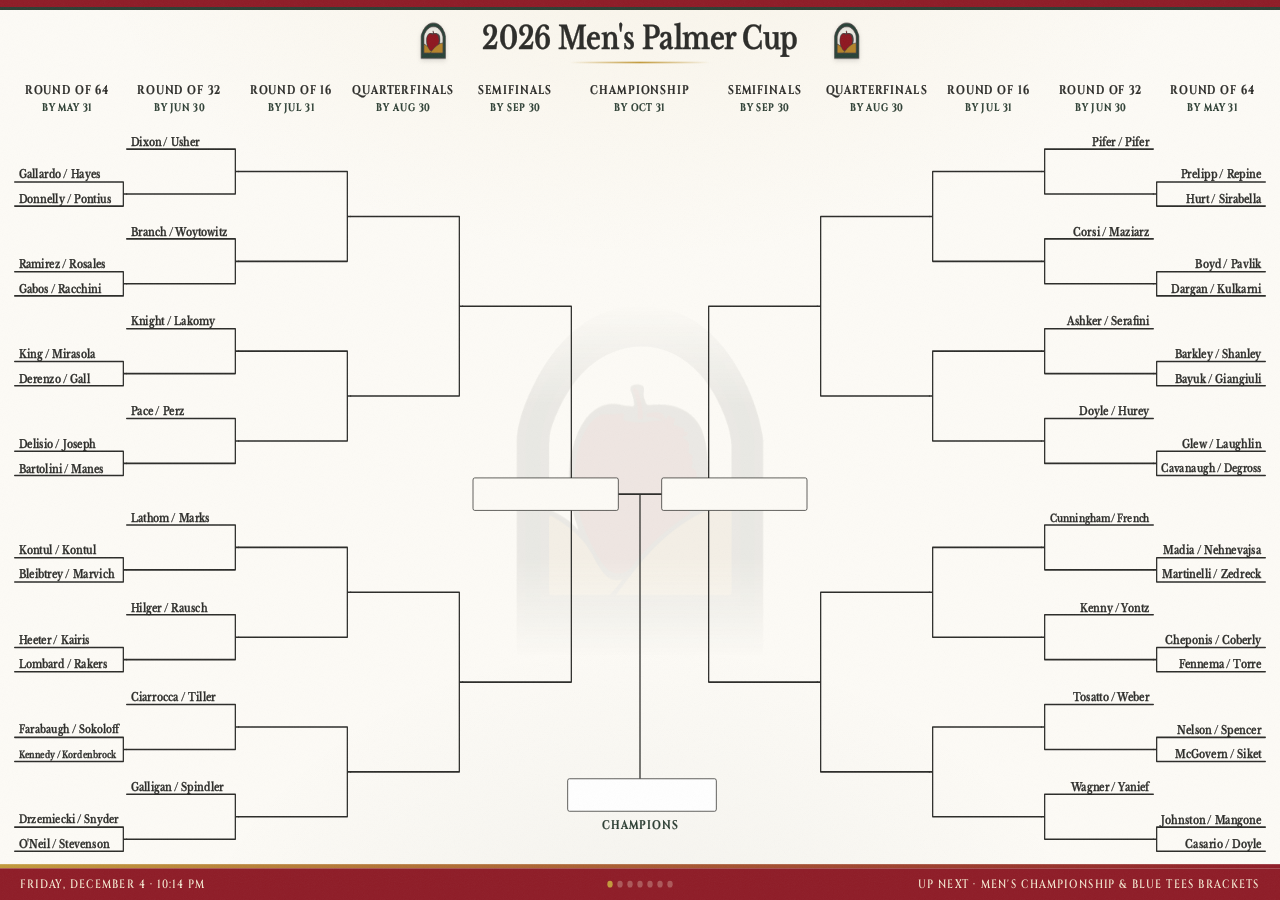
<file: index.html>
<!DOCTYPE html>
<html lang="en">
<head>
<meta charset="UTF-8">
<meta name="viewport" content="width=device-width, initial-scale=1.0">
<title>2026 Match Play Brackets</title>
<link rel="icon" href="assets/logo.png">
<link rel="stylesheet" href="css/fonts.css">
<link rel="stylesheet" href="css/styles.css">
</head>
<body>
<div id="fit">
  <div id="viewport">
    <div id="ticker"><div class="ftk-track" id="tktrack"></div></div>
    <div id="tvstage">
      <img class="corner-logo cl-left" src="assets/logo.png" alt="">
      <img class="corner-logo cl-right" src="assets/logo.png" alt="">
      <div id="world"></div>
    </div>
    <div id="timerbar"><div id="timerfill"></div></div>
    <footer id="ftr">
        <span id="fdate"></span>
        <span id="dots"></span>
        <span id="fround"></span>
    </footer>
  </div>
</div>
<script src="js/config.js"></script>
<script src="js/data.js"></script>
<script src="js/app.js"></script>
</body>
</html>
</file>
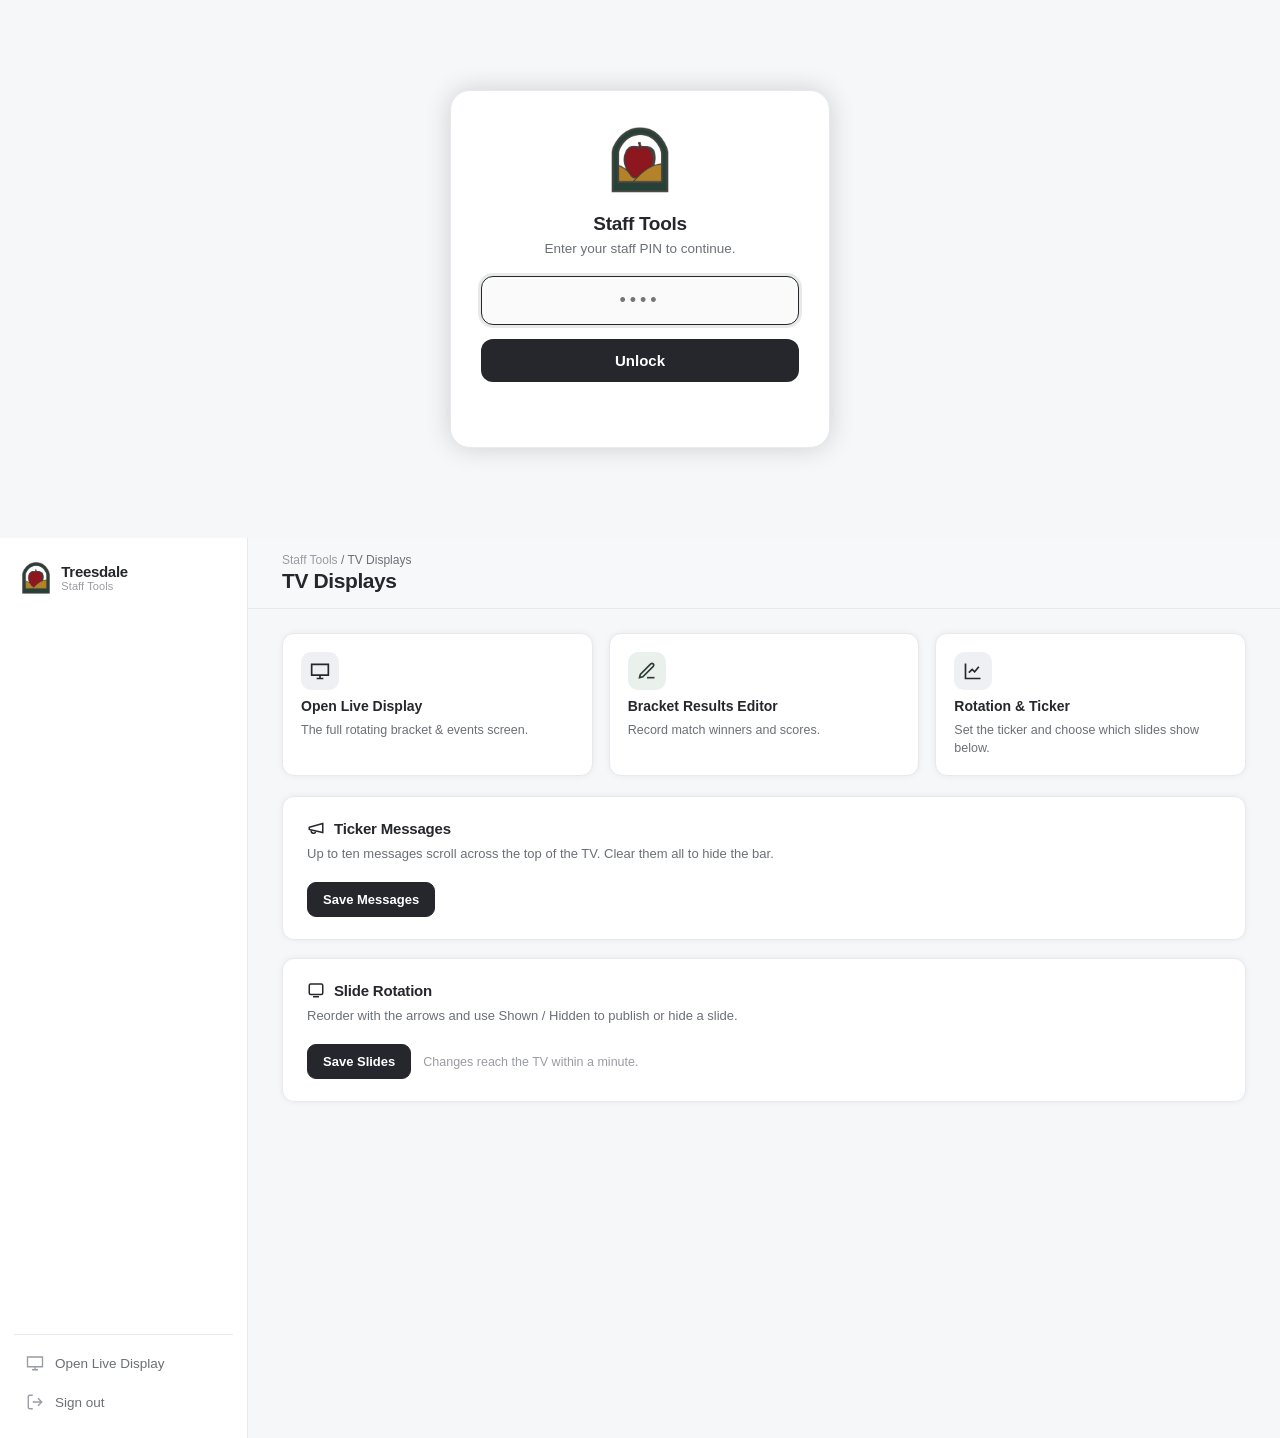
<file: admin.html>
<!DOCTYPE html>
<html lang="en">
<head>
<meta charset="UTF-8">
<meta name="viewport" content="width=device-width, initial-scale=1.0">
<title>Treesdale · Staff Tools</title>
<link rel="icon" href="assets/logo.png">
<link rel="stylesheet" href="css/fonts.css">
<link rel="stylesheet" href="css/staff.css">
</head>
<body>

<!-- PIN gate -->
<div id="gate">
  <img class="crest" src="assets/logo.png" alt="Treesdale">
  <h2>Staff Tools</h2>
  <p>Enter your staff PIN to continue.</p>
  <input id="pin" type="password" inputmode="numeric" autocomplete="off" placeholder="••••">
  <button id="login">Unlock</button>
  <div class="err" id="gate-err"></div>
</div>

<!-- app shell -->
<div id="app" hidden>
  <aside class="sidebar">
    <div class="brand">
      <img src="assets/logo.png" alt="">
      <div class="bt">Treesdale<small>Staff Tools</small></div>
    </div>
    <nav class="nav" id="nav"><!-- nav items injected --></nav>
    <div class="spacer"></div>
    <div class="side-foot">
      <a class="nav-item" href="index.html" target="_blank" rel="noopener">
        <svg viewBox="0 0 24 24" fill="none" stroke="currentColor"><path d="M2 4h20v13H2z"/><path d="M8 21h8M12 17v4"/></svg>
        <span>Open Live Display</span>
      </a>
      <button class="nav-item" id="logout">
        <svg viewBox="0 0 24 24" fill="none" stroke="currentColor"><path d="M9 21H5a2 2 0 0 1-2-2V5a2 2 0 0 1 2-2h4"/><path d="M16 17l5-5-5-5M21 12H9"/></svg>
        <span>Sign out</span>
      </button>
    </div>
  </aside>

  <main class="main">
    <header class="topbar">
      <div>
        <div class="crumbs">Staff Tools <b id="crumb">/ TV Displays</b></div>
        <h1 id="page-title">TV Displays</h1>
      </div>
      <div class="head-actions" id="head-actions"></div>
    </header>

    <div class="content">
      <!-- TV DISPLAYS -->
      <section class="panel" id="panel-tv">
        <div class="grid cols-3" style="margin-bottom:20px">
          <a class="tile" href="index.html" target="_blank" rel="noopener">
            <div class="ic"><svg viewBox="0 0 24 24" fill="none" stroke="currentColor"><path d="M2 4h20v13H2z"/><path d="M8 21h8M12 17v4"/></svg></div>
            <div class="tt">Open Live Display</div>
            <div class="td">The full rotating bracket &amp; events screen.</div>
          </a>
          <a class="tile g" href="results.html" target="_blank" rel="noopener">
            <div class="ic"><svg viewBox="0 0 24 24" fill="none" stroke="currentColor"><path d="M12 20h9"/><path d="M16.5 3.5a2.1 2.1 0 0 1 3 3L7 19l-4 1 1-4 12.5-12.5z"/></svg></div>
            <div class="tt">Bracket Results Editor</div>
            <div class="td">Record match winners and scores.</div>
          </a>
          <div class="tile">
            <div class="ic"><svg viewBox="0 0 24 24" fill="none" stroke="currentColor"><path d="M3 3v18h18"/><path d="M7 14l4-4 3 3 5-6"/></svg></div>
            <div class="tt">Rotation &amp; Ticker</div>
            <div class="td">Set the ticker and choose which slides show below.</div>
          </div>
        </div>

        <div class="card">
          <h3><svg viewBox="0 0 24 24" fill="none" stroke="currentColor"><path d="M3 11l18-5v12L3 14v-3z"/><path d="M11.6 16.8a3 3 0 0 1-5.8-1.6"/></svg> Ticker Messages</h3>
          <p class="desc">Up to ten messages scroll across the top of the TV. Clear them all to hide the bar.</p>
          <div id="msgs"></div>
          <div class="save-row">
            <button class="btn primary" id="save-msgs">Save Messages</button>
          </div>
        </div>

        <div class="card">
          <h3><svg viewBox="0 0 24 24" fill="none" stroke="currentColor"><rect x="3" y="4" width="18" height="14" rx="2"/><path d="M8 21h8"/></svg> Slide Rotation</h3>
          <p class="desc">Reorder with the arrows and use Shown / Hidden to publish or hide a slide.</p>
          <div id="slides"></div>
          <div class="save-row">
            <button class="btn primary" id="save-order">Save Slides</button>
            <span class="hint">Changes reach the TV within a minute.</span>
          </div>
        </div>
      </section>

      <!-- TOURNAMENTS (Raffles / Calcuttas / Payouts) -->
      <section class="panel" id="panel-tournaments" hidden>
        <div class="subnav" id="tourn-subnav">
          <button class="subtab on" data-sub="raffles">Raffles</button>
          <button class="subtab" data-sub="calcuttas">Calcuttas</button>
          <button class="subtab" data-sub="payouts">Payouts</button>
        </div>
        <div class="sub-panel" id="panel-raffles"></div>
        <div class="sub-panel" id="panel-calcuttas" hidden></div>
        <div class="sub-panel" id="panel-payouts" hidden>
          <div class="card soon-card">
            <div class="ic"><svg viewBox="0 0 24 24" fill="none" stroke="currentColor"><path d="M4 4h13l3 3v13a1 1 0 0 1-1 1H4a1 1 0 0 1-1-1V5a1 1 0 0 1 1-1z"/><path d="M8 12h8M8 16h5"/></svg></div>
            <h3>Payouts &amp; Envelopes</h3>
            <p>Pull Day 1 / Day 2 / Overall results, compute places, ties and buy-back shares, and print the winner payout envelopes.</p>
            <div class="planned"><span>Score pull</span><span>Ties &amp; rounding</span><span>Owner + buy-back</span><span>Printable envelopes</span></div>
          </div>
        </div>
      </section>

      <!-- SCOREBOARDS -->
      <section class="panel" id="panel-scoreboards" hidden>
        <div class="card soon-card">
          <div class="ic"><svg viewBox="0 0 24 24" fill="none" stroke="currentColor"><rect x="3" y="4" width="18" height="16" rx="2"/><path d="M8 9h8M8 13h8M8 17h5"/></svg></div>
          <h3>Scoreboards</h3>
          <p>Build live leaderboards for shotgun events and leagues — pull scores and cast them to any screen.</p>
          <div class="planned"><span>Live leaderboard</span><span>Skins &amp; flights</span><span>Cast to TV</span><span>Season points</span></div>
        </div>
      </section>

      <!-- LOCKER ROOM (Locker Tags) -->
      <section class="panel" id="panel-lockerroom" hidden></section>

      <!-- SPECIAL ORDERS -->
      <section class="panel" id="panel-specialorders" hidden></section>

      <!-- BAG ROOM -->
      <section class="panel" id="panel-bagroom" hidden>
        <div class="card soon-card">
          <div class="ic"><svg viewBox="0 0 24 24" fill="none" stroke="currentColor"><path d="M6 8V6a3 3 0 0 1 6 0v2"/><rect x="4" y="8" width="14" height="13" rx="2"/><path d="M18 11h2a1 1 0 0 1 1 1v5a1 1 0 0 1-1 1h-2"/></svg></div>
          <h3>Bag Room</h3>
          <p>Bag storage tags, cart &amp; caddie assignments, tee-time pull sheets, and daily bag-room prep.</p>
          <div class="planned"><span>Bag storage</span><span>Cart assignments</span><span>Pull sheets</span><span>Daily prep</span></div>
        </div>
      </section>
    </div>
  </main>
</div>

<div id="toast"></div>

<script>window.ADMIN_MODE = true;</script>
<script src="js/config.js"></script>
<script src="js/data.js"></script>
<script src="js/app.js"></script>
<script src="js/staff.js"></script>
<script src="js/raffles.js"></script>
<script src="js/calcuttas.js"></script>
<script src="js/labels.js"></script>
<script src="js/special-orders.js"></script>
</body>
</html>
</file>
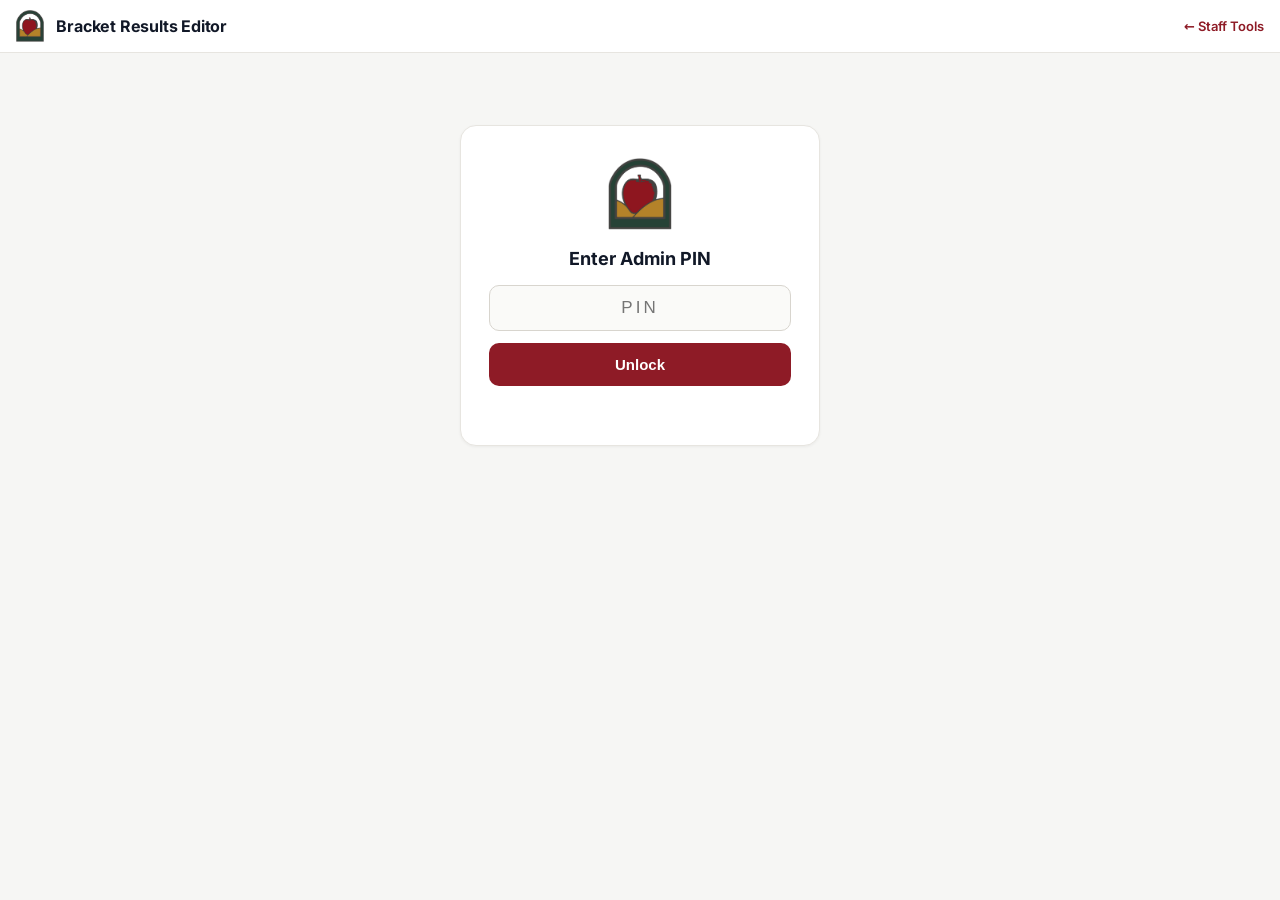
<file: results.html>
<!DOCTYPE html>
<html lang="en">
<head>
<meta charset="UTF-8">
<meta name="viewport" content="width=device-width, initial-scale=1.0">
<title>Bracket Results Editor</title>
<link rel="icon" href="assets/logo.png">
<link rel="stylesheet" href="css/fonts.css">
<link rel="stylesheet" href="css/styles.css">
<style>
  /* ── modern app skin: flat, white, Inter — overrides the TV styles ── */
  html, body { overflow: auto; cursor: auto; background: #f6f6f4; height: auto; }
  body { font-family: 'Inter', system-ui, sans-serif; padding-bottom: 70px; color: #111827; }

  .topbar { background: #fff; color: #111827; border-bottom: 1px solid #e7e5e0; padding: 10px 16px; display: flex; align-items: center; gap: 12px; position: sticky; top: 0; z-index: 30; }
  .topbar img { height: 32px; }
  .topbar h1 { font-family: 'Inter', sans-serif; font-size: 16px; font-weight: 700; letter-spacing: -0.2px; white-space: nowrap; }
  .topbar a { margin-left: auto; color: var(--maroon); font-size: 13px; font-weight: 600; text-decoration: none; white-space: nowrap; }
  #picker { flex: 1; min-width: 0; padding: 9px 12px; font-size: 14px; font-weight: 600; border: 1px solid #e7e5e0; border-radius: 10px; background: #f9f9f7; color: #111827; font-family: inherit; }

  #gate { max-width: 360px; margin: 72px auto; background: #fff; border: 1px solid #e7e5e0; border-radius: 16px; padding: 32px 28px; text-align: center; box-shadow: 0 1px 3px rgba(0,0,0,.05); }
  #gate img { height: 72px; margin-bottom: 14px; }
  #gate h2 { font-family: 'Inter', sans-serif; font-size: 18px; font-weight: 700; color: #111827; margin-bottom: 16px; }
  #gate input { width: 100%; padding: 12px; font-size: 17px; text-align: center; border: 1px solid #d8d5ce; border-radius: 10px; letter-spacing: 3px; background: #fafaf8; }
  #gate button { width: 100%; margin-top: 12px; padding: 13px; font-size: 15px; font-weight: 700; color: #fff; background: var(--maroon); border: 0; border-radius: 10px; cursor: pointer; }
  #gate .err { color: #b00020; font-size: 13px; margin-top: 10px; min-height: 17px; }

  .hint { color: #6b7280; font-size: 13px; margin: 12px 16px 2px; }

  /* bracket card */
  #stagebox { position: relative; overflow: hidden; margin: 10px 12px 0; background: #fff; border: 1px solid #e7e5e0; border-radius: 14px; box-shadow: 0 1px 3px rgba(0,0,0,.05); }
  #stage { position: absolute; top: 0; left: 0; width: 1920px; transform-origin: 0 0; }
  #aworld { position: relative; width: 1920px; height: 1080px; background: #fff; }

  /* ── flatten the TV bracket styling inside the admin card ── */
  #aworld .crest-wm { display: none; }
  #aworld .hdr h1 { font-family: 'Inter', sans-serif; font-size: 32px; font-weight: 800; letter-spacing: -0.4px; color: #111827; }
  #aworld .hdr h1::after { display: none; }
  #aworld .hdr .sub.flight { font-family: 'Inter', sans-serif; font-size: 13px; font-weight: 600; letter-spacing: 2.5px; color: #6b7280; }
  #aworld .colhead { font-family: 'Inter', sans-serif; font-weight: 700; letter-spacing: 1.2px; color: #374151; }
  #aworld .colhead small { font-family: 'Inter', sans-serif; font-weight: 500; letter-spacing: 0.8px; color: #9ca3af; }
  #aworld .wires path { stroke: #d9d7d0; }
  #aworld .wires path.hot { stroke: var(--maroon); opacity: 0.45; }
  #aworld .wires path.qdivider { stroke: #e7e5e0; }
  #aworld .slot { font-family: 'Inter', sans-serif; font-weight: 600; letter-spacing: 0; border: 1px solid #e2e0da; border-radius: 7px; background: #fff; box-shadow: 0 1px 2px rgba(0,0,0,.04); }
  #aworld .slot.won { background: var(--maroon); border-color: var(--maroon); color: #fff; box-shadow: none; }
  #aworld .slot.lost { background: #f4f4f2; color: #9ca3af; border-color: #e7e5e0; }
  #aworld .slot.empty, #aworld .slot.await { border: 1.5px dashed #ddDBd4; background: #fbfbfa; box-shadow: none; }
  #aworld .advtag { font-family: 'Inter', sans-serif; font-weight: 700; letter-spacing: 0.4px; color: #6b7280; }
  #aworld .center .fslot, #aworld .champwrap .champbox { font-family: 'Inter', sans-serif; font-weight: 600; border: 1px solid #e2e0da; border-radius: 9px; box-shadow: 0 1px 2px rgba(0,0,0,.04); }
  #aworld .center .fslot.won, #aworld .champwrap .champbox.won { background: var(--maroon); border-color: var(--maroon); color: #fff; box-shadow: none; }
  #aworld .center .fslot.empty, #aworld .champwrap .champbox.empty { border-style: dashed; background: #fbfbfa; box-shadow: none; }
  #aworld .center .vs { font-family: 'Inter', sans-serif; color: #9ca3af; }
  #aworld .champwrap .champlbl { font-family: 'Inter', sans-serif; font-weight: 700; letter-spacing: 1.6px; color: #6b7280; }
  #aworld .champwrap .fadv, #aworld .band .fadv { font-family: 'Inter', sans-serif; color: #6b7280; }

  /* tappable names */
  #aworld .slot[data-mid], #aworld .fslot[data-mid] { cursor: pointer; }
  #aworld .slot[data-mid]:hover, #aworld .fslot[data-mid]:hover,
  #aworld .slot[data-mid]:active, #aworld .fslot[data-mid]:active {
    outline: 2px solid var(--maroon); outline-offset: 1.5px;
  }

  /* ── tabs + board-management cards ── */
  .tabs { display: flex; gap: 8px; margin: 14px 16px 0; }
  .tab { padding: 9px 18px; font-size: 14px; font-weight: 700; font-family: 'Inter', sans-serif; border: 1px solid #e7e5e0; border-radius: 999px; background: #fff; color: #6b7280; cursor: pointer; }
  .tab.on { background: var(--maroon); border-color: var(--maroon); color: #fff; }

  .card { margin: 14px 12px 0; background: #fff; border: 1px solid #e7e5e0; border-radius: 14px; padding: 18px 16px; box-shadow: 0 1px 3px rgba(0,0,0,.05); }
  .card h2 { font-family: 'Inter', sans-serif; font-size: 15px; font-weight: 700; color: #111827; }
  .card .sub { color: #6b7280; font-size: 13px; margin: 4px 0 14px; }
  .btn-primary { margin-top: 14px; padding: 11px 22px; font-size: 14px; font-weight: 700; font-family: 'Inter', sans-serif; color: #fff; background: var(--maroon); border: 0; border-radius: 10px; cursor: pointer; }
  .btn-primary:disabled { opacity: .5; cursor: default; }

  .msg-row { display: flex; align-items: center; gap: 10px; margin-bottom: 8px; }
  .msg-row .n { width: 18px; text-align: right; font-size: 13px; font-weight: 700; color: #9ca3af; font-family: 'Inter', sans-serif; }
  .msg-row input { flex: 1; padding: 10px 12px; font-size: 15px; border: 1px solid #d8d5ce; border-radius: 10px; background: #fafaf8; font-family: 'Inter', sans-serif; min-width: 0; }

  .slide-row { display: flex; align-items: center; gap: 12px; padding: 10px 0; border-bottom: 1px solid #f0efec; }
  .slide-row:last-child { border-bottom: 0; }
  .slide-prev { flex: 0 0 auto; width: 176px; height: 99px; border: 1px solid #e7e5e0; border-radius: 8px; overflow: hidden; position: relative; background: #faf7ef; }
  .slide-prev iframe { width: 1920px; height: 1080px; border: 0; transform: scale(0.09167); transform-origin: 0 0; pointer-events: none; }
  .slide-name { flex: 1 1 auto; min-width: 0; font-family: 'Inter', sans-serif; font-size: 14px; font-weight: 700; color: #111827; }
  .slide-name small { display: block; font-weight: 500; color: #9ca3af; font-size: 12px; margin-top: 2px; }
  .slide-btns { display: flex; flex-direction: column; gap: 6px; }
  .slide-btns button { width: 38px; height: 34px; font-size: 16px; border: 1px solid #e7e5e0; border-radius: 9px; background: #f9f9f7; color: #374151; cursor: pointer; }
  .slide-btns button:disabled { opacity: .35; cursor: default; }
  .slide-btns .slide-eye { width: 62px; height: 30px; font-size: 12px; font-weight: 700; font-family: 'Inter', sans-serif; margin-top: 2px; }
  .slide-row.slide-hidden { opacity: .5; }
  .slide-row.slide-hidden .slide-eye { background: #fdecec; border-color: #f3c9c9; color: #b4232f; }
  .slide-row:not(.slide-hidden) .slide-eye { background: #e9f4ec; border-color: #cbe6d2; color: #2c7a45; }

  #toast { position: fixed; left: 50%; bottom: 24px; transform: translateX(-50%) translateY(80px); background: #111827; color: #fff; padding: 11px 22px; border-radius: 12px; font-size: 14px; font-weight: 600; transition: transform .25s; z-index: 40; box-shadow: 0 6px 20px rgba(0,0,0,.25); font-family: 'Inter', sans-serif; }
  #toast.show { transform: translateX(-50%) translateY(0); }
  #toast.err { background: #b00020; }

  dialog { border: 0; border-radius: 16px; padding: 22px; width: min(92vw, 360px); font-family: 'Inter', system-ui, sans-serif; margin: auto; box-shadow: 0 20px 50px rgba(0,0,0,.25); }
  dialog::backdrop { background: rgba(17,24,39,.45); }
  dialog h3 { font-size: 16px; font-weight: 700; margin-bottom: 4px; color: #111827; }
  dialog p { font-size: 13px; color: #6b7280; margin-bottom: 14px; }
  dialog input { width: 100%; padding: 12px; font-size: 16px; border: 1px solid #d8d5ce; border-radius: 10px; background: #fafaf8; }
  dialog .row { display: flex; gap: 10px; margin-top: 14px; }
  dialog .row button { flex: 1; padding: 12px; font-size: 15px; font-weight: 700; border-radius: 10px; border: 0; cursor: pointer; }
  dialog .row .ok { background: var(--maroon); color: #fff; }
  dialog .row .cancel { background: #f0efec; color: #111827; }
  #dlg-clear { display: block; width: 100%; margin-top: 12px; padding: 10px; background: none; border: 0; font-size: 12.5px; font-weight: 700; color: #b00020; text-transform: uppercase; letter-spacing: 1px; cursor: pointer; }
  #dlg-clear[hidden] { display: none; }

  /* ── raffle tab ── */
  #tab-raffle { max-width: 1120px; margin: 0 auto; padding: 14px 12px 0; }
  #tab-raffle .rcard { background: #fff; border: 1px solid #e7e5e0; border-radius: 14px; box-shadow: 0 1px 3px rgba(0,0,0,.05); padding: 16px; }
  #tab-raffle .r-layout { display: grid; grid-template-columns: 1fr; gap: 16px; margin-top: 16px; }
  @media (min-width: 900px) { #tab-raffle .r-layout { grid-template-columns: minmax(0,1fr) 440px; align-items: start; } #tab-raffle .wheelcol { position: sticky; top: 14px; } }
  #tab-raffle h2.sec { font-size: 15px; font-weight: 800; letter-spacing: -0.2px; margin: 2px 0 12px; color: #111827; }
  #tab-raffle .event-sub { color: #6b7280; font-size: 12.5px; margin-top: -8px; margin-bottom: 12px; }
  #tab-raffle .pro { display: flex; flex-wrap: wrap; gap: 8px; align-items: center; }
  #tab-raffle .pro .lbl { font-size: 12px; font-weight: 800; text-transform: uppercase; letter-spacing: .6px; color: var(--maroon); }
  #tab-raffle .fmtpill { display: inline-flex; align-items: baseline; gap: 6px; background: #f4f4f2; border: 1px solid #e7e5e0; border-radius: 999px; padding: 5px 11px; font-size: 12.5px; font-weight: 600; }
  #tab-raffle .fmtpill b { font-size: 14px; }
  #tab-raffle .fmtpill small { color: #9ca3af; font-weight: 700; text-transform: uppercase; letter-spacing: .5px; font-size: 10px; }
  #tab-raffle .rules { margin-top: 12px; display: flex; flex-wrap: wrap; gap: 6px 10px; font-size: 12px; color: #4b5563; }
  #tab-raffle .rules .r { display: inline-flex; align-items: center; gap: 6px; }
  #tab-raffle .rdot { width: 9px; height: 9px; border-radius: 50%; display: inline-block; }
  #tab-raffle .rdot.beat { background: #1a7f47; } #tab-raffle .rdot.tie { background: var(--gold); } #tab-raffle .rdot.lose { background: #9ca3af; }
  #tab-raffle .bar { display: flex; flex-wrap: wrap; gap: 8px 10px; align-items: center; margin-bottom: 12px; }
  #tab-raffle .bar .stat { font-size: 12.5px; color: #374151; font-weight: 600; }
  #tab-raffle .bar .stat b { color: #111827; }
  #tab-raffle .bar .sp { margin-left: auto; }
  #tab-raffle .rbtn { font-family: inherit; font-size: 12.5px; font-weight: 700; border-radius: 9px; border: 1px solid #d8d5ce; background: #f4f4f2; color: #111827; padding: 7px 12px; cursor: pointer; }
  #tab-raffle #r-search { width: 100%; padding: 9px 12px; font-size: 13.5px; border: 1px solid #e7e5e0; border-radius: 10px; background: #f9f9f7; font-family: inherit; margin-bottom: 12px; }
  #tab-raffle .team { border: 1px solid #eceae5; border-radius: 12px; padding: 10px 12px; margin-bottom: 10px; }
  #tab-raffle .team.out { opacity: .5; }
  #tab-raffle .team-head { display: flex; align-items: center; gap: 8px; margin-bottom: 8px; }
  #tab-raffle .team-name { font-weight: 800; font-size: 13px; }
  #tab-raffle .team-pos { font-size: 11px; font-weight: 700; color: #9ca3af; }
  #tab-raffle .entrybadge { margin-left: auto; font-size: 12px; font-weight: 800; color: #fff; background: var(--maroon); border-radius: 999px; padding: 3px 10px; white-space: nowrap; }
  #tab-raffle .entrybadge.sweep { background: var(--gold); color: #3f2f0a; }
  #tab-raffle .sweep { font-size: 9.5px; font-weight: 900; letter-spacing: .5px; color: var(--gold); border: 1.4px solid var(--gold); border-radius: 5px; padding: 1px 4px; text-transform: uppercase; }
  #tab-raffle .chips { display: flex; flex-wrap: wrap; gap: 5px; margin-bottom: 9px; }
  #tab-raffle .chip { font-size: 10.5px; font-weight: 700; border-radius: 6px; padding: 2px 7px; border: 1px solid transparent; }
  #tab-raffle .chip .k { opacity: .65; font-weight: 800; margin-right: 4px; }
  #tab-raffle .chip .pts { margin-left: 5px; font-weight: 800; opacity: .75; }
  #tab-raffle .chip.beat { background: #e7f4ec; color: #1a7f47; }
  #tab-raffle .chip.tie  { background: #fbf3dd; color: #916a12; }
  #tab-raffle .chip.lose { background: #f1f1ef; color: #6b7280; }
  #tab-raffle .chip.none { background: #fafafa; color: #b8b8b3; border: 1px dashed #e0ded8; }
  #tab-raffle .players { display: flex; flex-direction: column; gap: 4px; }
  #tab-raffle .pl { display: flex; align-items: center; gap: 9px; padding: 5px 6px; border-radius: 8px; }
  #tab-raffle .pl:hover { background: #faf9f7; }
  #tab-raffle .pl input { width: 18px; height: 18px; accent-color: var(--maroon); flex: none; }
  #tab-raffle .pl label { font-size: 13.5px; font-weight: 600; cursor: pointer; flex: 1; }
  #tab-raffle .pl .swatch { width: 10px; height: 10px; border-radius: 3px; flex: none; }
  #tab-raffle .pl.off label { color: #b0aea8; text-decoration: line-through; }
  #tab-raffle .wheelwrap { text-align: center; }
  #tab-raffle #r-wheelbox { position: relative; width: 100%; max-width: 400px; margin: 0 auto; aspect-ratio: 1; }
  #tab-raffle #r-wheel { width: 100%; height: 100%; display: block; }
  #tab-raffle .pointer { position: absolute; top: -4px; left: 50%; transform: translateX(-50%); width: 0; height: 0; border-left: 15px solid transparent; border-right: 15px solid transparent; border-top: 26px solid var(--maroon); filter: drop-shadow(0 2px 2px rgba(0,0,0,.3)); z-index: 2; }
  #tab-raffle #r-hub { position: absolute; top: 50%; left: 50%; transform: translate(-50%,-50%); width: 62px; height: 62px; border-radius: 50%; background: #fff; border: 3px solid var(--maroon); display: flex; align-items: center; justify-content: center; z-index: 2; box-shadow: 0 2px 6px rgba(0,0,0,.15); overflow: hidden; }
  #tab-raffle #r-hub img { width: 78%; height: 78%; object-fit: contain; }
  #tab-raffle .winner { margin-top: 14px; min-height: 30px; text-align: center; }
  #tab-raffle .winner .big { font-size: 22px; font-weight: 900; letter-spacing: -0.4px; color: var(--maroon); }
  #tab-raffle .winner .meta { font-size: 12.5px; color: #6b7280; margin-top: 2px; }
  #tab-raffle .winner.flash { animation: rpop .5s ease; }
  @keyframes rpop { 0%{ transform: scale(.7); opacity: 0 } 60%{ transform: scale(1.08) } 100%{ transform: scale(1); opacity: 1 } }
  #tab-raffle .spinrow { margin-top: 12px; display: flex; gap: 10px; justify-content: center; align-items: center; }
  #tab-raffle #r-spin { font-size: 16px; font-weight: 800; padding: 12px 30px; border-radius: 12px; border: 0; background: var(--maroon); color: #fff; cursor: pointer; box-shadow: 0 3px 10px rgba(142,27,38,.3); }
  #tab-raffle #r-spin:disabled { opacity: .55; box-shadow: none; cursor: default; }
  #tab-raffle .opt { display: flex; align-items: center; gap: 7px; justify-content: center; font-size: 12.5px; color: #4b5563; margin-top: 10px; }
  #tab-raffle .opt input { accent-color: var(--maroon); }
  #tab-raffle .drawn { margin-top: 12px; }
  #tab-raffle .drawn h3 { font-size: 11px; font-weight: 800; text-transform: uppercase; letter-spacing: .6px; color: #9ca3af; margin-bottom: 6px; }
  #tab-raffle .drawn ol { list-style: none; counter-reset: w; display: flex; flex-direction: column; gap: 4px; }
  #tab-raffle .drawn li { counter-increment: w; display: flex; align-items: center; gap: 8px; font-size: 13px; font-weight: 600; background: #faf9f7; border: 1px solid #eceae5; border-radius: 8px; padding: 6px 10px; }
  #tab-raffle .drawn li::before { content: counter(w); font-size: 11px; font-weight: 800; color: #fff; background: var(--maroon); width: 18px; height: 18px; border-radius: 50%; display: flex; align-items: center; justify-content: center; flex: none; }
  #tab-raffle .drawn li .tm { margin-left: auto; font-size: 11.5px; color: #9ca3af; font-weight: 600; }
  #tab-raffle .loading { text-align: center; color: #9ca3af; padding: 40px 0; font-size: 13px; }

  /* prizes & draw */
  #tab-raffle #r-prizes-card { margin-top: 16px; }
  #tab-raffle .pz-hint { color: #6b7280; font-size: 12px; margin: -6px 0 12px; }
  #tab-raffle .addprize { display: flex; gap: 8px; margin-bottom: 12px; }
  #tab-raffle .addprize input { flex: 1; min-width: 0; padding: 9px 12px; font-size: 13.5px; border: 1px solid #e7e5e0; border-radius: 10px; background: #f9f9f7; font-family: inherit; }
  #tab-raffle .prizes { list-style: none; counter-reset: pz; display: flex; flex-direction: column; gap: 8px; }
  #tab-raffle .prizes:empty { margin: 0; }
  #tab-raffle .pz { counter-increment: pz; display: flex; align-items: center; gap: 10px; border: 1px solid #eceae5; border-radius: 10px; padding: 9px 10px 9px 12px; }
  #tab-raffle .pz.done { background: #faf9f7; }
  #tab-raffle .pz::before { content: counter(pz); font-size: 11px; font-weight: 800; color: #fff; background: #9ca3af; width: 18px; height: 18px; border-radius: 50%; display: flex; align-items: center; justify-content: center; flex: none; }
  #tab-raffle .pz.done::before { background: var(--maroon); }
  #tab-raffle .pz-main { flex: 1; min-width: 0; }
  #tab-raffle .pz-name { font-weight: 700; font-size: 13.5px; }
  #tab-raffle .pz-win { display: block; font-size: 12.5px; color: var(--maroon); font-weight: 700; margin-top: 1px; }
  #tab-raffle .pz-win .tm { color: #9ca3af; font-weight: 600; }
  #tab-raffle .pz-spin { font-size: 12.5px; font-weight: 800; border: 0; border-radius: 8px; background: var(--maroon); color: #fff; padding: 7px 16px; cursor: pointer; flex: none; box-shadow: 0 2px 6px rgba(142,27,38,.25); }
  #tab-raffle .pz-spin:disabled { opacity: .5; box-shadow: none; cursor: default; }
  #tab-raffle .pz-mini { border: 0; background: none; color: #9ca3af; font-size: 15px; cursor: pointer; padding: 2px 4px; flex: none; line-height: 1; }
  #tab-raffle .pz-mini:hover { color: #4b5563; }
  #tab-raffle .pz-mini:disabled { opacity: .3; cursor: default; }
  #tab-raffle .pz-move { display: flex; flex-direction: column; gap: 1px; flex: none; margin-left: -2px; }
  #tab-raffle .pz-move .pz-mini { font-size: 9px; padding: 1px 3px; color: #b8b8b3; }
  #tab-raffle .pz-name { cursor: text; }
  #tab-raffle .pz-name:hover { text-decoration: underline dotted; text-underline-offset: 2px; }
  #tab-raffle .pz-edit { width: 100%; padding: 6px 9px; font-size: 13.5px; font-weight: 700; border: 1px solid var(--maroon); border-radius: 8px; background: #fff; font-family: inherit; }
  #tab-raffle .rbtn.wide { width: 100%; margin-top: 14px; padding: 10px; font-size: 13.5px; }
  #tab-raffle .rbtn.wide:disabled { opacity: .5; cursor: default; }
</style>
</head>
<body>
<div class="topbar">
  <img src="assets/logo.png" alt="">
  <h1>Bracket Results Editor</h1>
  <select id="picker" hidden></select>
  <a href="admin.html">&larr; Staff Tools</a>
</div>

<div id="gate">
  <img src="assets/logo.png" alt="">
  <h2>Enter Admin PIN</h2>
  <input id="pin" type="password" inputmode="text" autocomplete="off" placeholder="PIN">
  <button id="login">Unlock</button>
  <div class="err" id="gate-err"></div>
</div>

<main id="app" hidden>
  <div class="tabs">
    <button class="tab on" id="tab-btn-board">Board</button>
    <button class="tab" id="tab-btn-results">Results</button>
    <button class="tab" id="tab-btn-raffle">Raffle</button>
  </div>

  <section id="tab-board">
    <div class="card">
      <h2>Ticker Messages</h2>
      <p class="sub">Up to ten messages scroll across a thin bar at the top of the TV. Clear them all to hide the bar.</p>
      <div id="msgs"></div>
      <button class="btn-primary" id="save-msgs">Save Messages</button>
    </div>
    <div class="card">
      <h2>Slide Order</h2>
      <p class="sub">Live previews of the rotation, top to bottom. Use the arrows to reorder and the Shown/Hidden button to publish or hide a slide, then save.</p>
      <div id="slides"></div>
      <button class="btn-primary" id="save-order">Save Slides</button>
    </div>
  </section>

  <section id="tab-results" hidden>
    <p class="hint">Results fill in automatically from Golf Genius. Use this only to enter something the portal doesn't have — tap a name to record that win, tap again to change or clear it.</p>
    <div id="stagebox"><div id="stage"><div id="aworld"></div></div></div>
  </section>

  <section id="tab-raffle" hidden>
    <div class="rcard">
      <h2 class="sec" id="r-event-title">Beat the Pro Raffle</h2>
      <div class="event-sub" id="r-event-sub"></div>
      <div class="pro">
        <span class="lbl">Pro to beat</span>
        <span id="r-pro-pills" style="display:flex;gap:8px;flex-wrap:wrap"></span>
      </div>
      <div class="rules">
        <span class="r">Each format:</span>
        <span class="r"><span class="rdot beat"></span> beat <b>+10</b></span>
        <span class="r"><span class="rdot tie"></span> tie <b>+3</b></span>
        <span class="r"><span class="rdot lose"></span> lose <b>+1</b></span>
        <span class="r">· <b>+10</b> bonus for beating the pro in all three</span>
      </div>
    </div>

    <div class="r-layout">
      <div class="rcard">
        <div class="bar">
          <span class="stat"><b id="r-stat-players">0</b> in raffle</span>
          <span class="stat">· <b id="r-stat-entries">0</b> entries</span>
          <span class="sp"></span>
          <button class="rbtn" id="r-refresh">Refresh scores</button>
          <button class="rbtn" id="r-all-on">All in</button>
          <button class="rbtn" id="r-all-off">All out</button>
        </div>
        <input id="r-search" placeholder="Search a player or team…">
        <div id="r-roster"><div class="loading">Open this tab to load the leaderboard…</div></div>
      </div>

      <div class="wheelcol">
        <div class="rcard wheelwrap">
          <h2 class="sec" style="text-align:left">Spin the Wheel</h2>
          <div id="r-wheelbox">
            <div class="pointer"></div>
            <canvas id="r-wheel" width="800" height="800"></canvas>
            <div id="r-hub"><img src="assets/logo.png" alt=""></div>
          </div>
          <div class="winner" id="r-winner"></div>
        </div>

        <div class="rcard" id="r-prizes-card">
          <h2 class="sec" style="text-align:left">Prizes &amp; Draw</h2>
          <p class="pz-hint">Add each prize, then Spin next to it to draw a winner. Winners are pulled from the wheel so nobody wins twice.</p>
          <div class="addprize">
            <input id="r-prize-name" placeholder="Prize name (e.g. Dozen ProV1s)">
            <button class="rbtn" id="r-add-prize">Add prize</button>
          </div>
          <ol id="r-prizes" class="prizes"></ol>
          <button class="rbtn wide" id="r-print" hidden>Print / Save winners PDF</button>
        </div>
      </div>
    </div>
  </section>
</main>

<dialog id="scoredlg">
  <h3 id="dlg-title"></h3>
  <p>Optional — final margin (match play)</p>
  <input id="score" placeholder="e.g. 3&amp;2, 1 UP, 20 holes">
  <div class="row">
    <button class="cancel" id="dlg-cancel">Cancel</button>
    <button class="ok" id="dlg-ok">Save winner</button>
  </div>
  <button id="dlg-clear" hidden>Clear this result</button>
</dialog>

<div id="toast"></div>

<script>window.ADMIN_MODE = true;</script>
<script src="js/config.js"></script>
<script src="js/data.js"></script>
<script src="js/app.js"></script>
<script src="js/admin.js"></script>
<script src="js/raffle.js"></script>
</body>
</html>
</file>
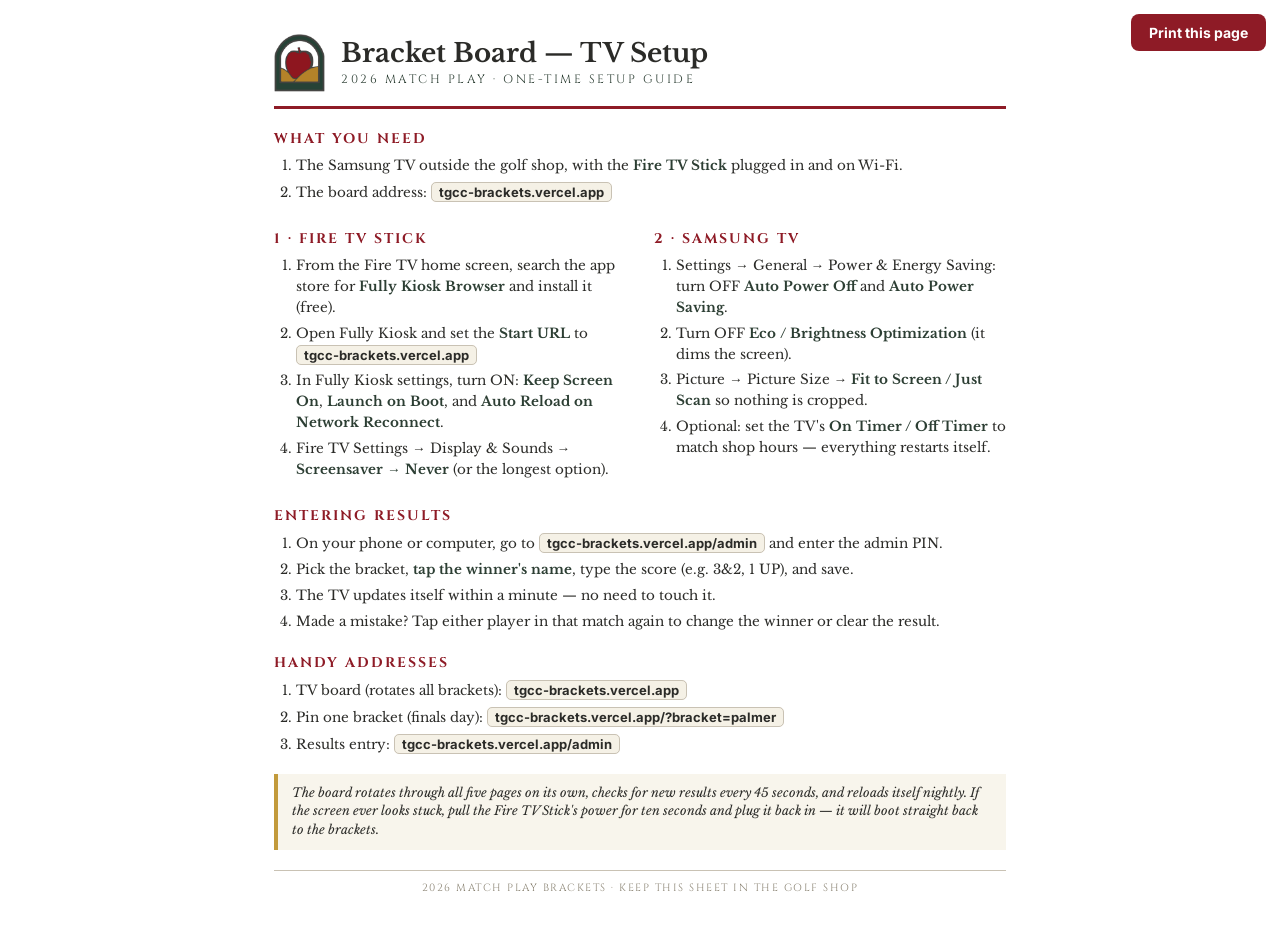
<file: tv-setup.html>
<!DOCTYPE html>
<html lang="en">
<head>
<meta charset="UTF-8">
<meta name="viewport" content="width=device-width, initial-scale=1.0">
<title>TV Setup — 2026 Match Play Brackets</title>
<link rel="icon" href="assets/logo.png">
<link rel="stylesheet" href="css/fonts.css">
<style>
  :root { --maroon:#8e1b26; --green:#2c3e33; --gold:#c29a3b; --ink:#2b2b28; --line:#c9c2b4; }
  * { margin:0; padding:0; box-sizing:border-box; }
  body { font-family:'Libre Baskerville', Georgia, serif; color:var(--ink); background:#fff; }
  .page { max-width:820px; margin:0 auto; padding:34px 44px; }

  .head { display:flex; align-items:center; gap:16px; border-bottom:3px solid var(--maroon); padding-bottom:14px; margin-bottom:20px; }
  .head img { height:58px; }
  .head h1 { font-size:26px; line-height:1.15; }
  .head .sub { font-family:'Cinzel', serif; font-size:12px; letter-spacing:2.5px; text-transform:uppercase; color:var(--green); margin-top:3px; }

  h2 { font-family:'Cinzel', serif; font-size:14px; letter-spacing:2px; text-transform:uppercase; color:var(--maroon); margin:20px 0 8px; }
  ol { margin:0 0 4px 22px; }
  li { font-size:13.5px; line-height:1.55; margin-bottom:5px; }
  li b { color:var(--green); }
  .url { font-family:'Inter', monospace, sans-serif; font-weight:700; background:#f5f1e6; border:1px solid var(--line); border-radius:5px; padding:1px 7px; white-space:nowrap; font-size:13px; }

  .cols { display:flex; gap:28px; }
  .cols > div { flex:1; }

  .tip { background:#f8f5ec; border-left:4px solid var(--gold); padding:10px 14px; font-size:12.5px; line-height:1.5; margin-top:18px; font-style:italic; }
  .foot { margin-top:20px; padding-top:10px; border-top:1.5px solid var(--line); font-family:'Cinzel', serif; font-size:10.5px; letter-spacing:1.5px; text-transform:uppercase; color:#8b8474; text-align:center; }

  .printbtn { position:fixed; top:14px; right:14px; padding:10px 18px; font-family:'Inter', sans-serif; font-size:14px; font-weight:700; color:#fff; background:var(--maroon); border:0; border-radius:8px; cursor:pointer; }
  @media print {
    .printbtn { display:none; }
    .page { padding:0; max-width:none; }
    body { -webkit-print-color-adjust:exact; print-color-adjust:exact; }
  }
</style>
</head>
<body>
<button class="printbtn" onclick="window.print()">Print this page</button>
<div class="page">

  <div class="head">
    <img src="assets/logo.png" alt="">
    <div>
      <h1>Bracket Board — TV Setup</h1>
      <div class="sub">2026 Match Play &middot; One-Time Setup Guide</div>
    </div>
  </div>

  <h2>What you need</h2>
  <ol>
    <li>The Samsung TV outside the golf shop, with the <b>Fire TV Stick</b> plugged in and on Wi-Fi.</li>
    <li>The board address: <span class="url">tgcc-brackets.vercel.app</span></li>
  </ol>

  <div class="cols">
    <div>
      <h2>1 &middot; Fire TV Stick</h2>
      <ol>
        <li>From the Fire TV home screen, search the app store for <b>Fully Kiosk Browser</b> and install it (free).</li>
        <li>Open Fully Kiosk and set the <b>Start URL</b> to <span class="url">tgcc-brackets.vercel.app</span></li>
        <li>In Fully Kiosk settings, turn ON:
          <b>Keep Screen On</b>, <b>Launch on Boot</b>, and
          <b>Auto Reload on Network Reconnect</b>.</li>
        <li>Fire TV Settings &rarr; Display &amp; Sounds &rarr; <b>Screensaver &rarr; Never</b> (or the longest option).</li>
      </ol>
    </div>
    <div>
      <h2>2 &middot; Samsung TV</h2>
      <ol>
        <li>Settings &rarr; General &rarr; Power &amp; Energy Saving: turn OFF <b>Auto Power Off</b> and <b>Auto Power Saving</b>.</li>
        <li>Turn OFF <b>Eco&nbsp;/&nbsp;Brightness Optimization</b> (it dims the screen).</li>
        <li>Picture &rarr; Picture Size &rarr; <b>Fit to Screen / Just Scan</b> so nothing is cropped.</li>
        <li>Optional: set the TV's <b>On&nbsp;Timer / Off&nbsp;Timer</b> to match shop hours — everything restarts itself.</li>
      </ol>
    </div>
  </div>

  <h2>Entering results</h2>
  <ol>
    <li>On your phone or computer, go to <span class="url">tgcc-brackets.vercel.app/admin</span> and enter the admin PIN.</li>
    <li>Pick the bracket, <b>tap the winner's name</b>, type the score (e.g. 3&amp;2, 1 UP), and save.</li>
    <li>The TV updates itself within a minute — no need to touch it.</li>
    <li>Made a mistake? Tap either player in that match again to change the winner or clear the result.</li>
  </ol>

  <h2>Handy addresses</h2>
  <ol>
    <li>TV board (rotates all brackets): <span class="url">tgcc-brackets.vercel.app</span></li>
    <li>Pin one bracket (finals day): <span class="url">tgcc-brackets.vercel.app/?bracket=palmer</span></li>
    <li>Results entry: <span class="url">tgcc-brackets.vercel.app/admin</span></li>
  </ol>

  <div class="tip">
    The board rotates through all five pages on its own, checks for new
    results every 45 seconds, and reloads itself nightly. If the screen ever
    looks stuck, pull the Fire&nbsp;TV Stick's power for ten seconds and plug it
    back in — it will boot straight back to the brackets.
  </div>

  <div class="foot">2026 Match Play Brackets &middot; Keep this sheet in the golf shop</div>
</div>
</body>
</html>
</file>
<file: css/fonts.css>
/* Self-hosted fonts — no external requests, always render correctly. */
@font-face {
  font-family: 'Inter'; font-style: normal; font-weight: 400; font-display: swap;
  src: url('../assets/fonts/inter-latin-400-normal.woff2') format('woff2');
}
@font-face {
  font-family: 'Inter'; font-style: normal; font-weight: 500; font-display: swap;
  src: url('../assets/fonts/inter-latin-500-normal.woff2') format('woff2');
}
@font-face {
  font-family: 'Inter'; font-style: normal; font-weight: 600; font-display: swap;
  src: url('../assets/fonts/inter-latin-600-normal.woff2') format('woff2');
}
@font-face {
  font-family: 'Inter'; font-style: normal; font-weight: 700; font-display: swap;
  src: url('../assets/fonts/inter-latin-700-normal.woff2') format('woff2');
}
@font-face {
  font-family: 'Inter'; font-style: normal; font-weight: 800; font-display: swap;
  src: url('../assets/fonts/inter-latin-800-normal.woff2') format('woff2');
}
@font-face {
  font-family: 'Playfair Display'; font-style: normal; font-weight: 700; font-display: swap;
  src: url('../assets/fonts/playfair-display-latin-700-normal.woff2') format('woff2');
}
@font-face {
  font-family: 'Playfair Display'; font-style: normal; font-weight: 800; font-display: swap;
  src: url('../assets/fonts/playfair-display-latin-800-normal.woff2') format('woff2');
}
@font-face {
  font-family: 'Crimson Pro'; font-style: normal; font-weight: 500; font-display: swap;
  src: url('../assets/fonts/crimson-pro-latin-500-normal.woff2') format('woff2');
}
@font-face {
  font-family: 'Crimson Pro'; font-style: normal; font-weight: 600; font-display: swap;
  src: url('../assets/fonts/crimson-pro-latin-600-normal.woff2') format('woff2');
}
@font-face {
  font-family: 'Crimson Pro'; font-style: normal; font-weight: 700; font-display: swap;
  src: url('../assets/fonts/crimson-pro-latin-700-normal.woff2') format('woff2');
}
@font-face {
  font-family: 'Crimson Pro'; font-style: normal; font-weight: 800; font-display: swap;
  src: url('../assets/fonts/crimson-pro-latin-800-normal.woff2') format('woff2');
}
@font-face {
  font-family: 'Libre Baskerville'; font-style: normal; font-weight: 400; font-display: swap;
  src: url('../assets/fonts/libre-baskerville-latin-400-normal.woff2') format('woff2');
}
@font-face {
  font-family: 'Libre Baskerville'; font-style: italic; font-weight: 400; font-display: swap;
  src: url('../assets/fonts/libre-baskerville-latin-400-italic.woff2') format('woff2');
}
@font-face {
  font-family: 'Libre Baskerville'; font-style: normal; font-weight: 700; font-display: swap;
  src: url('../assets/fonts/libre-baskerville-latin-700-normal.woff2') format('woff2');
}
@font-face {
  font-family: 'Cinzel'; font-style: normal; font-weight: 400; font-display: swap;
  src: url('../assets/fonts/cinzel-latin-400-normal.woff2') format('woff2');
}
@font-face {
  font-family: 'Cinzel'; font-style: normal; font-weight: 600; font-display: swap;
  src: url('../assets/fonts/cinzel-latin-600-normal.woff2') format('woff2');
}
@font-face {
  font-family: 'Cinzel'; font-style: normal; font-weight: 700; font-display: swap;
  src: url('../assets/fonts/cinzel-latin-700-normal.woff2') format('woff2');
}
@font-face {
  font-family: 'Cormorant Garamond'; font-style: normal; font-weight: 500; font-display: swap;
  src: url('../assets/fonts/cormorant-garamond-latin-500-normal.woff2') format('woff2');
}
@font-face {
  font-family: 'Cormorant Garamond'; font-style: normal; font-weight: 600; font-display: swap;
  src: url('../assets/fonts/cormorant-garamond-latin-600-normal.woff2') format('woff2');
}
@font-face {
  font-family: 'Cormorant Garamond'; font-style: normal; font-weight: 700; font-display: swap;
  src: url('../assets/fonts/cormorant-garamond-latin-700-normal.woff2') format('woff2');
}
</file>
<file: css/styles.css>
/* ── 2026 Palmer Cup — TV bracket display ────────────────────────────── */

:root {
  --maroon: #8e1b26;
  --maroon-dark: #6f141d;
  --win-hi: #9a2530;          /* light stop of the winner-box gradient */
  --green: #2c3e33;
  --gold: #c29a3b;
  --cream: #fdfbf6;
  --paper: #ffffff;
  --ink: #2b2b28;
  --charcoal: #2b2b28;        /* unified with --ink: one dark charcoal-black */
  --ink-soft: #6d675c;
  --line: #c9c2b4;
  --line-soft: #ddd6c8;
}

/* ladies' brackets (Women's Individual, WGA Winnie Cup) go purple.
 * Applied to #world (or body on admin) so the top/bottom bars stay maroon. */
.ladies {
  --maroon: #532461;
  --maroon-dark: #3c1a47;
  --win-hi: #663075;
}

* { margin: 0; padding: 0; box-sizing: border-box; }

html, body {
  width: 100%; height: 100%;
  background: var(--green);
  overflow: hidden;
  font-family: 'Libre Baskerville', Baskerville, Georgia, serif;
  cursor: none;
}

/* Fit the fixed 1920×1080 stage into whatever screen we're on. The fit is done
 * with CSS `zoom` (see fit() in app.js) so the page is laid out at the screen's
 * real pixel size — text stays crisp on high-DPI / 4K displays, where a
 * transform:scale would just upscale a 1080p raster and look soft. `inset:0 +
 * margin:auto` centers the (zoomed) stage without needing a flex body. */
#fit {
  position: absolute; inset: 0; margin: auto;
  width: 1920px; height: 1080px;
  transform-origin: center center;
}

/* Viewport that the camera (world) moves inside */
#viewport {
  position: absolute; inset: 0;
  overflow: hidden;
  background: var(--cream);
}
/* accent band across the top only (sides and bottom run to the screen edge) */
#viewport::before {
  content: '';
  position: absolute; top: 0; left: 0; right: 0; height: 12px;
  background: linear-gradient(180deg, var(--maroon) 0 9px, var(--green) 9px 12px);
  z-index: 5;
}

.corner-logo {
  position: absolute; top: 27px; height: 44px; width: auto;
  z-index: 4;
  filter: drop-shadow(0 2px 3px rgba(0,0,0,.15));
  transition: opacity 240ms ease;
}
.cl-left { left: 26px; }
.cl-right { right: 26px; }

/* stage groups the world + crests so the ticker can push them down as one */
#tvstage { position: absolute; inset: 0; transform-origin: top left; }

#world {
  position: absolute; top: 0; left: 0;
  width: 1920px; height: 1080px;
  transform-origin: 0 0;
  transition: opacity 240ms ease;
}
#world.fading { opacity: 0; }

/* ── message ticker across the top (thin bar, footer-style type) ─────── */
#ticker {
  position: absolute; top: 0; left: 0; right: 0; height: 38px;
  display: none;
  align-items: center;
  overflow: hidden;
  background: var(--maroon);
  z-index: 7;
}
#viewport.has-ticker #ticker { display: flex; }
/* with the ticker showing, drop the accent hairline so the bar sits clean */
#viewport.has-ticker::before { display: none; }
#viewport.has-ticker #tvstage {
  transform: translate(72px, 42px) scale(0.92);
}
.ftk-track {
  display: inline-flex;
  align-items: baseline;
  white-space: nowrap;
  will-change: transform;
  animation: tkscroll var(--tk-dur, 40s) linear infinite;
}
@keyframes tkscroll {
  from { transform: translateX(0); }
  to { transform: translateX(-50%); }
}
/* match the footer strip: Cinzel, thin uppercase, cream on maroon */
.ftk-msg {
  font-family: 'Cinzel', 'Libre Baskerville', serif;
  font-size: 14.5px; font-weight: 600; letter-spacing: 1.8px;
  text-transform: uppercase; color: #f3e6cf;
}
.ftk-sep { color: var(--gold); margin: 0 26px; }

/* between slides, everything on the page fades out and back in */
#viewport.fading #world,
#viewport.fading .corner-logo,
#viewport.fading #ftr > * { opacity: 0; }

/* subtle paper texture */
#world::before {
  content: '';
  position: absolute; inset: 0;
  background:
    radial-gradient(ellipse 1400px 700px at 50% -10%, rgba(194, 154, 59, .07), transparent 60%),
    radial-gradient(ellipse 1200px 800px at 50% 115%, rgba(44, 62, 51, .05), transparent 60%);
  pointer-events: none;
}

/* ── header (title only — crest lives in the center panel) ──────────── */
/* identical title block on every page: text starts 16px under the band */
.hdr {
  position: absolute; top: 0; left: 0; right: 0;
  padding-top: 26px;
  text-align: center;
}
/* shrink-wrap the title so the crest positioning can measure its width */
.hdr .titles, .slide-hdr h1 { display: inline-block; }
.hdr .titles { text-align: center; }
.hdr h1 {
  font-family: 'Libre Baskerville', Baskerville, Georgia, serif;
  font-weight: 700;
  font-size: 38px;
  letter-spacing: -0.4px;
  color: var(--charcoal);
  line-height: 1.05;
}
.hdr .sub {
  font-family: 'Cinzel', 'Libre Baskerville', serif;
  margin-top: 4px;
  font-size: 15px;
  font-weight: 600;
  letter-spacing: 4.5px;
  text-transform: uppercase;
  color: var(--green);
}
.hdr .sub.flight {
  color: var(--charcoal);
  font-weight: 700;
  font-size: 18px;
  letter-spacing: 5px;
}
.b16 .hdr h1 { font-size: 41px; }
.b16 .hdr .sub { font-size: 17px; }
.b16 .hdr .sub.flight { font-size: 23px; }

/* ── bracket ─────────────────────────────────────────────────────────── */
.brk { position: absolute; inset: 0; }

.wires { position: absolute; inset: 0; pointer-events: none; }
.wires path {
  stroke: var(--line);
  stroke-width: 1.6;
  fill: none;
  stroke-linejoin: round;
  stroke-linecap: round;
}
.wires path.hot { stroke: var(--maroon); stroke-width: 2; opacity: .55; }
.wires path.qdivider {
  stroke: var(--line-soft); stroke-width: 1.5;
  stroke-dasharray: 2 7; opacity: .9;
}

.colhead {
  position: absolute;
  width: 152px;
  text-align: center;
  font-family: 'Cinzel', 'Libre Baskerville', serif;
  font-size: 15px;
  font-weight: 700;
  letter-spacing: 1.6px;
  text-transform: uppercase;
  color: var(--charcoal);    /* round title in dark charcoal */
  white-space: nowrap;
  -webkit-text-stroke: 0.3px currentColor;
  text-stroke: 0.3px currentColor;
  paint-order: stroke fill;
}
.colhead small {
  display: block;
  margin-top: 1px;
  font-size: 13px;
  font-weight: 700;
  letter-spacing: 1.2px;
  color: var(--green);    /* the date in club green */
  -webkit-text-stroke: 0.3px currentColor;
  text-stroke: 0.3px currentColor;
  paint-order: stroke fill;
}

/* team slot boxes */
.slot {
  position: absolute;
  width: 152px;
  background: var(--paper);
  border: 1px solid var(--line);
  border-radius: 3px;
  display: flex; align-items: center;
  padding: 0 6px;
  font-family: 'Libre Baskerville', Baskerville, Georgia, serif;
  font-size: 12px;
  font-weight: 600;
  letter-spacing: 0;
  color: var(--ink);
  white-space: nowrap; overflow: hidden;
  box-shadow: 0 1px 2px rgba(43, 43, 40, .07);
}
.slot .nm { flex: 1 1 auto; overflow: hidden; text-overflow: ellipsis; }
/* classic (lines) mode: names sit on the wire at their natural width — one
 * uniform size, anchored to the outer edge so a long name overflows inward
 * (toward the bracket arm), never shrunk or boxed to equal widths */
.brview.lines .slot { overflow: visible; justify-content: flex-start; }
.brview.lines .slot.s-right { justify-content: flex-end; }
/* overflow visible so descenders (j y g p) below the wire aren't clipped; the
 * shrink pass still measures overflow via scrollWidth vs clientWidth */
.brview.lines .slot .nm { flex: 0 0 auto; max-width: 100%; overflow: visible; text-overflow: clip; line-height: 1.05; }

/* winning score written on the background under the advanced box */
.advtag {
  position: absolute;
  font-family: 'Cinzel', 'Libre Baskerville', serif;
  font-size: 10.5px; font-weight: 700;
  color: var(--charcoal);
  letter-spacing: .8px;
  padding: 0 4px;
  line-height: 1;
  text-align: center;
}
.b16 .advtag { font-size: 13px; }
.b8 .advtag { font-size: 14.5px; }
/* score placements: between players (mid), below the match (below),
   or on the connector channel beside the matchup (chn) */
.advtag.mid { line-height: 1; white-space: nowrap; }
.advtag.mid.ma-r { text-align: right; padding-right: 7px; }
.advtag.mid.ma-l { text-align: left; padding-left: 7px; }
.advtag.below { text-align: center; white-space: nowrap; }
.advtag.chn {
  transform: translate(-50%, -50%);
  background: var(--cream);
  padding: 2px 4px;
  border-radius: 4px;
  line-height: 1;
  white-space: nowrap;
  overflow: hidden;
}
.b64 .advtag { font-size: 10px; letter-spacing: .4px; }
.band .advtag { font-size: 10px; letter-spacing: .4px; }

/* score printed under the winner's name in the next round: bigger, readable,
   and starting where the name starts (right side mirrors to the right edge) */
.brview.lines .advtag.adv {
  padding: 0 6px;
  text-align: left;
  letter-spacing: .3px;
  line-height: 1;
  white-space: nowrap;
  font-size: 12px;
}
.brview.lines .advtag.adv.s-right { text-align: right; }
.brview.lines .advtag.adv.fin { text-align: center; }
.brview.lines.band .advtag.adv { font-size: 14px; }

.slot.empty {
  background: transparent;
  border: 1.5px dashed var(--line);
  box-shadow: none;
}
.slot.bye {
  background: transparent;
  border: 1px solid var(--line-soft);
  box-shadow: none;
  color: #b3ac9e;
  font-style: italic;
  font-weight: 500;
  justify-content: center;
}
.slot.won {
  background: linear-gradient(180deg, var(--win-hi), var(--maroon) 55%, var(--maroon-dark));
  border-color: var(--maroon-dark);
  color: #fff;
  box-shadow: 0 2px 5px rgba(60, 20, 50, .3);
}
.slot.lost { color: #a49d8f; background: #f6f2e8; }

.slot.await {
  background: var(--paper);
  border: 1px solid var(--line-soft);
  box-shadow: none;
}

/* first rounds share one size; the last three rounds step up */
/* one uniform size for every round (Palmer runs smaller — five rounds of
 * two-name teams have to fit across the sheet) */
.slot.r1, .slot.r2, .slot.r3, .slot.r4, .slot.r5 { font-size: 14px; }

/* 16-player brackets: much bigger everything */
.b16 .slot.r1, .b16 .slot.r2, .b16 .slot.r3 { font-size: 25px; border-radius: 5px; }
.b16 .slot { padding: 0 14px; }
.b16 .colhead { font-size: 20px; letter-spacing: 2.6px; }
.b16 .colhead small { font-size: 15.5px; }
.b16 .wires path { stroke-width: 2; }
.b16 .center .crest { height: 110px; }
.b16 .center .fin-title { font-size: 30px; }
.b16 .center .fin-date { font-size: 12px; }
.b16 .center .fslot { height: 58px; font-size: 25px; margin: 10px 14px; }
.b16 .center .vs { font-size: 13px; }
.b16 .center .champ .lbl { font-size: 12px; }
.b16 .center .champ .who { font-size: 29px; }
.b16 .center .champ .who.tbd { font-size: 20px; }

/* 8-team brackets (Winnie Cup): the biggest layout */
.b8 .slot.r1, .b8 .slot.r2 { font-size: 30px; }
.b8 .colhead { font-size: 21.5px; }
.b8 .colhead small { font-size: 16.5px; }

/* ── center championship panel ───────────────────────────────────────── */
.center {
  position: absolute;
  width: 240px;
  text-align: center;
}
.center .fin-title {
  font-family: 'Libre Baskerville', Baskerville, Georgia, serif;
  font-size: 24px; font-weight: 700;
  color: var(--green);
  margin: 10px 0 2px;
}
.center .fin-date {
  font-family: 'Cinzel', 'Libre Baskerville', serif;
  font-size: 10px; font-weight: 700;
  letter-spacing: 2.5px; text-transform: uppercase;
  color: var(--ink-soft);
  margin-bottom: 14px;
}
.center .fslot {
  position: relative;
  margin: 8px 10px;
  height: 32px;
  background: var(--paper);
  border: 1.5px solid var(--line);
  border-radius: 4px;
  display: flex; flex-direction: column; align-items: center; justify-content: center;
  gap: 1px;
  font-size: 23px; font-weight: 700; color: var(--ink);
  box-shadow: 0 1px 3px rgba(43,43,40,.08);
}
.center .fwrap { margin: 8px 10px; }
.center .fwrap .fslot { margin: 0; }
.center .fadv {
  margin-top: 3px;
  font-family: 'Cinzel', 'Libre Baskerville', serif;
  font-size: 12px; font-weight: 700; color: var(--gold);
  letter-spacing: .8px; line-height: 1;
}
.b16 .center .fadv { font-size: 14px; }
.center .fslot.empty { border-style: dashed; background: transparent; box-shadow: none; }
.center .fslot.won {
  background: linear-gradient(180deg, var(--win-hi), var(--maroon) 55%, var(--maroon-dark));
  border-color: var(--maroon-dark); color: #fff;
}
.center .fslot.lost { color: #a49d8f; }
.center .vs {
  font-family: 'Cinzel', 'Libre Baskerville', serif;
  font-size: 11px; font-weight: 700; letter-spacing: 2px;
  color: var(--gold); margin: 2px 0;
}
/* champion box at the bottom of the bracket */
.champwrap { position: absolute; text-align: center; }
.champwrap .champbox {
  height: 32px;
  background: var(--paper);
  border: 1.5px solid var(--line);
  border-radius: 4px;
  display: flex; align-items: center; justify-content: center;
  font-size: 23px; font-weight: 700; color: var(--ink);
  box-shadow: 0 1px 3px rgba(43,43,40,.08);
}
.champwrap .champbox.empty { border-style: dashed; background: transparent; box-shadow: none; }
.champwrap .champbox.won {
  background: linear-gradient(180deg, var(--win-hi), var(--maroon) 55%, var(--maroon-dark));
  border: 1.5px solid var(--gold); color: #fff;
  box-shadow: 0 0 0 3px var(--paper), 0 0 0 4.5px var(--gold),
              0 2px 8px rgba(43,43,40,.18);
}
.champwrap .fadv {
  margin-top: 3px;
  font-size: 12px; font-weight: 800; color: var(--maroon);
  letter-spacing: .8px; line-height: 1;
}
.champwrap .champlbl {
  margin-top: 6px;
  font-family: 'Cinzel', 'Libre Baskerville', serif;
  font-size: 15px; font-weight: 700;
  letter-spacing: 1.6px; text-transform: uppercase;
  color: var(--green);
  -webkit-text-stroke: 0.3px currentColor;
  text-stroke: 0.3px currentColor;
  paint-order: stroke fill;
}
.b16 .champwrap .champbox { height: 58px; font-size: 25px; }
.b16 .champwrap .champlbl { font-size: 20px; letter-spacing: 2.6px; }
.b16 .champwrap .fadv { font-size: 14px; }
.b8 .champwrap .champbox { height: 68px; font-size: 30px; }
.b8 .champwrap .champlbl { font-size: 21.5px; }

/* ── footer strip ────────────────────────────────────────────────────── */
#ftr {
  font-family: 'Cinzel', 'Libre Baskerville', serif;
  position: absolute; left: 0; right: 0; bottom: 0; height: 38px;
  background: var(--maroon);
  color: #f3e6cf;
  display: flex; align-items: center;
  padding: 0 30px;
  font-size: 14.5px; font-weight: 600; letter-spacing: 1.8px;
  text-transform: uppercase;
}
#ftr > * { transition: opacity 240ms ease; }
#ftr #fdate { flex: 1; text-align: left; font-variant-numeric: tabular-nums; }
#ftr #fround { flex: 1; text-align: right; }
#ftr #dots { display: flex; align-items: center; gap: 7px; }
#ftr #dots .dot2 {
  width: 8px; height: 8px; border-radius: 50%;
  background: rgba(243, 230, 207, .3);
}
#ftr #dots .dot2.on { background: var(--gold); }

/* ── next-slide timer bar (sits on top of the footer) ────────────────── */
#timerbar {
  position: absolute; left: 0; right: 0; bottom: 38px; height: 5px;
  background: rgba(43, 43, 40, .1);
}
#timerfill {
  height: 100%; width: 0;
  background: linear-gradient(90deg, var(--gold), var(--maroon));
}

/* ── match capsules: pair corners round toward the connector ─────────── */
.slot.s-left.mt  { border-radius: 3px 13px 3px 3px; }
.slot.s-left.mb  { border-radius: 3px 3px 13px 3px; }
.slot.s-right.mt { border-radius: 13px 3px 3px 3px; }
.slot.s-right.mb { border-radius: 3px 3px 3px 13px; }
.b16 .slot.s-left.mt  { border-radius: 5px 26px 5px 5px; }
.b16 .slot.s-left.mb  { border-radius: 5px 5px 26px 5px; }
.b16 .slot.s-right.mt { border-radius: 26px 5px 5px 5px; }
.b16 .slot.s-right.mb { border-radius: 5px 5px 5px 26px; }
.b8 .slot.s-left.mt  { border-radius: 5px 30px 5px 5px; }
.b8 .slot.s-left.mb  { border-radius: 5px 5px 30px 5px; }
.b8 .slot.s-right.mt { border-radius: 30px 5px 5px 5px; }
.b8 .slot.s-right.mb { border-radius: 5px 5px 5px 30px; }

/* the final + champion follow the same idea, top/bottom */
.center .fslot.ftop { border-radius: 4px 16px 4px 4px; }
.center .fslot.fbot { border-radius: 4px 4px 4px 16px; }
.champwrap .champbox { border-radius: 14px; }


/* ── bracket views & composite grid slides ───────────────────────────── */
.brview {
  position: absolute; top: 0; left: 0;
  width: 1920px; height: 1080px;
}
.cellwrap {
  position: absolute;
  overflow: hidden;
}
.cellwrap .brview { position: relative; }

/* compact header used inside grid cells (title size set inline by JS) */
.mini .hdr { height: 140px; }
.tall.mini .hdr { height: 170px; }

/* slide title band for composite screens */
.slide-hdr {
  position: absolute; top: 0; left: 0; right: 0;
  padding-top: 26px;
  text-align: center;
}
.slide-hdr h1 {
  font-family: 'Libre Baskerville', Baskerville, Georgia, serif;
  font-weight: 700; font-size: 38px; letter-spacing: -0.4px;
  color: var(--charcoal);
}

/* tall (half-width cell) type scale */
.tall .slot.r1, .tall .slot.r2, .tall .slot.r3 { font-size: 31px; }
.tall.b8 .slot.r1, .tall.b8 .slot.r2 { font-size: 35px; }
.tall .colhead { font-size: 26px; }
.tall .colhead small { font-size: 19px; }
.tall .advtag { font-size: 19px; }
.tall .center .crest { height: 150px; }
.tall .center .fin-title { font-size: 40px; }
.tall .center .fin-date { font-size: 16px; }
.tall .center .fslot { height: 80px; font-size: 32px; }
.tall .center .fadv { font-size: 19px; }
.tall .center .vs { font-size: 17px; }
.tall .champwrap .champbox { height: 84px; font-size: 34px; }
.tall .champwrap .champlbl { font-size: 26px; }
.tall .champwrap .fadv { font-size: 19px; }
.tall .slot.s-left.mt  { border-radius: 5px 34px 5px 5px; }
.tall .slot.s-left.mb  { border-radius: 5px 5px 34px 5px; }
.tall .slot.s-right.mt { border-radius: 34px 5px 5px 5px; }
.tall .slot.s-right.mb { border-radius: 5px 5px 5px 34px; }

/* whole-bracket accent palettes (remap the maroon gradient stops).
 * Men's flights alternate default red / green; ladies use charcoal / gold. */
.brview.acc-green  { --maroon: #2c3e33; --maroon-dark: #1f2d25; --win-hi: #40584a; }
.brview.acc-gold   { --maroon: #a8842e; --maroon-dark: #8a6a1f; --win-hi: #c29a3b; }
.brview.acc-char   { --maroon: #3d3c37; --maroon-dark: #2b2a26; --win-hi: #514f48; }
.brview.acc-purple { --maroon: #4a1f57; --maroon-dark: #351540; --win-hi: #5d2c6c; }


/* ── mid-tier type scale for medium-height grid cells ────────────────── */
.md .slot.r1, .md .slot.r2, .md .slot.r3 { font-size: 27px; }
.md.b8 .slot.r1, .md.b8 .slot.r2 { font-size: 31px; }
.md .colhead { font-size: 23px; }
.md .colhead small { font-size: 17px; }
.md .advtag { font-size: 16px; }
.md .center .crest { height: 130px; }
.md .center .fin-title { font-size: 34px; }
.md .center .fin-date { font-size: 14px; }
.md .center .fslot { height: 70px; font-size: 27px; }
.md .center .fadv { font-size: 16px; }
.md .center .vs { font-size: 15px; }
.md .champwrap .champbox { height: 74px; font-size: 29px; }
.md .champwrap .champlbl { font-size: 23px; }
.md .champwrap .fadv { font-size: 16px; }
.md .slot.s-left.mt  { border-radius: 5px 30px 5px 5px; }
.md .slot.s-left.mb  { border-radius: 5px 5px 30px 5px; }
.md .slot.s-right.mt { border-radius: 30px 5px 5px 5px; }
.md .slot.s-right.mb { border-radius: 5px 5px 5px 30px; }

/* mini titles: accent-colored to stand apart from the charcoal page title */
.mini .hdr h1 { color: var(--maroon); }

/* ── Palmer Cup winner quadrants: TL & BR red (default), TR & BL green ── */
.slot.won.wq-green {
  background: linear-gradient(180deg, #40584a, #2c3e33 55%, #202e26);
  border-color: #202e26;
}

/* ── "basic" bracket variant: plain white square badges; the winner is
 * marked only by a highlighted edge on the championship-facing side ──── */
.brview.basic .slot,
.brview.basic .center .fslot,
.brview.basic .champwrap .champbox {
  background: #fff;
  border: 1px solid var(--line);
  border-radius: 0;
  box-shadow: none;
  color: var(--ink);
}
.brview.basic .slot.won,
.brview.basic .slot.won.wq-green {       /* ignore the quadrant fills */
  background: #fff;
  color: var(--ink);
  font-weight: 700;
  border-color: var(--line);
}
.brview.basic .slot.lost { background: #fff; color: #a49d8f; font-weight: 600; }
.brview.basic .slot.empty,
.brview.basic .slot.await {
  background: #fff;
  border: 1px dashed var(--line-soft);
  box-shadow: none;
}
/* winner highlight on the edge facing the championship (inset so the box
 * keeps its size). Colored by the bracket's accent (var(--maroon)); the
 * Palmer Cup overrides per quadrant: red TL, charcoal BL, green TR, gold BR.
 * Left half highlights its right edge, right half its left. */
.brview.basic .slot.won.s-left            { box-shadow: inset -4px 0 0 var(--maroon); }
.brview.basic .slot.won.s-right           { box-shadow: inset  4px 0 0 var(--maroon); }
.brview.basic .slot.won.s-left.wq-char    { box-shadow: inset -4px 0 0 #3d3c37; }  /* BL charcoal */
.brview.basic .slot.won.s-right.wq-green  { box-shadow: inset  4px 0 0 #2c3e33; }  /* TR green */
.brview.basic .slot.won.s-right.wq-gold   { box-shadow: inset  4px 0 0 #a8842e; }  /* BR gold */
/* finalists & champion: winner gets a maroon underline frame */
.brview.basic .center .fslot.won,
.brview.basic .champwrap .champbox.won {
  background: #fff;
  color: var(--ink);
  box-shadow: inset 0 -4px 0 var(--maroon);
}
/* thin, quiet connectors; decided paths in maroon */
.brview.basic .wires path { stroke: var(--line); stroke-width: 1.4; }
.brview.basic .wires path.hot { stroke: var(--maroon); opacity: .5; }

/* ── classic "names on lines" variant: no boxes; each name rests on the
 * connector line. Names stay black — the winner is bold, and the match
 * score carries the bracket's red/green accent ─────────────────────────── */
.brview.lines .slot {
  background: none; border: none; border-radius: 0; box-shadow: none;
  align-items: flex-end;                 /* name sits on the line (box bottom) */
  padding: 0 6px 2px;
  color: var(--ink);
}
.brview.lines .slot .nm { line-height: 1; color: var(--ink); }
/* match winner: red and heavier than the opponent they beat */
.brview.lines .slot.won .nm  { color: var(--maroon); font-weight: 800; }
.brview.lines .slot.lost .nm { color: var(--ink); font-weight: 600; }
.brview.lines .slot.empty,
.brview.lines .slot.await { background: none; border: none; box-shadow: none; }
/* every bracket scores in the same red */
.brview.lines .advtag { color: var(--maroon); font-weight: 700; }
/* connector lines in the same near-black as the names */
.brview.lines .wires path { stroke: var(--ink); stroke-width: 1.9; }
/* the two finalists are boxes fed from each semifinal (like the reference
 * bracket); their outline matches the connector lines. Names shrink to fit. */
.brview.lines .fbox {
  position: absolute;
  display: flex; align-items: center; justify-content: center;
  padding: 2px 8px;
  border: 1.6px solid var(--ink);
  background: var(--cream);     /* the page colour, so it covers the semifinal line */
  border-radius: 3px;
  height: 40px;
  font-family: 'Libre Baskerville', Baskerville, Georgia, serif;
  font-size: 18px; font-weight: 700; color: var(--ink);
  white-space: nowrap; overflow: hidden;
}
.brview.lines.band .fbox { height: 40px; font-size: 19px; }
.brview.lines .fbox .nm { overflow: hidden; text-overflow: ellipsis; }
.brview.lines .fbox.won .nm { color: var(--maroon); font-weight: 800; }
.brview.lines .fbox.lost .nm { color: var(--ink); font-weight: 600; }
/* champion: a full box in the same outline as the bracket; text in red */
.brview.lines .champwrap .champbox,
.brview.lines .champwrap .champbox.empty,
.brview.lines .champwrap .champbox.won {
  justify-content: center;
  height: 40px;
  width: 224px;
  font-size: 20px;
  background: var(--paper);
  border: 1.6px solid var(--ink);
  border-radius: 3px;
  box-shadow: none;
  color: var(--maroon);
}
.brview.lines .champwrap .champbox.won .nm { color: var(--maroon); font-weight: 800; }

/* ── stacked band mode: four brackets as one big sheet ───────────────── */
.band .slot.r1, .band .slot.r2, .band .slot.r3 { font-size: 19px; }
.band .colhead { font-size: 13px; letter-spacing: 1.3px; }
.band .colhead small { font-size: 11.5px; }

.band .slot.s-left.mt  { border-radius: 3px 12px 3px 3px; }
.band .slot.s-left.mb  { border-radius: 3px 3px 12px 3px; }
.band .slot.s-right.mt { border-radius: 12px 3px 3px 3px; }
.band .slot.s-right.mb { border-radius: 3px 3px 3px 12px; }
.band .band-title {
  display: inline-flex; flex-direction: column; align-items: center;
  font-family: 'Libre Baskerville', Baskerville, Georgia, serif;
  font-weight: 700; font-style: italic; line-height: 1.02;
  color: var(--charcoal);
  margin: 2px 0 6px;
  white-space: nowrap;
}
.band-title .bt-tee { font-size: 34px; }
.band-title .bt-flight { font-size: 24px; margin-top: 8px; }
.band .center .fwrap { margin: 4px 40px; }
.band .center .fslot { height: 30px; font-size: 21px; border-radius: 4px; }
.band .center .fslot.ftop { border-radius: 4px 12px 4px 4px; }
.band .center .fslot.fbot { border-radius: 4px 4px 4px 12px; }
.band .center .fadv { font-size: 12px; margin-top: 2px; }
.band .center .vs { font-size: 10px; margin: 0; }
.band .champwrap .champbox { height: 30px; font-size: 21px; border-radius: 10px; }
.band .champwrap .champlbl { font-size: 13px; letter-spacing: 1.3px; margin-top: 4px; }
.band .champwrap .fadv { font-size: 12px; margin-top: 2px; }
.band .wires path { stroke-width: 1.5; }

/* four brackets per page: Palmer-comparable name size (no boxes = more room) */
.band-sm .slot.r1 { font-size: 16px; }
.band-sm .slot.r2 { font-size: 17.5px; }
.band-sm .slot.r3 { font-size: 19px; }
.band-sm .band-title { margin: 1px 0 5px; }   /* same size as every other title */
.band-sm .center .fwrap { margin: 3px 40px; }
.band-sm .center .fslot { height: 25px; font-size: 18px; }
.band-sm .center .fadv { font-size: 11px; }
.band-sm .champwrap .champbox { height: 25px; font-size: 18px; }
.band-sm .champwrap .champlbl { font-size: 13px; margin-top: 2px; }
.band-sm .champwrap .fadv { font-size: 11px; }
.band-sm .advtag { font-size: 10px; }

/* clean (basic) style inside band mode: force square white badges over the
 * band's rounded-corner rules (higher specificity than `.band .slot…`) */
.brview.basic.band .slot,
.brview.basic.band .center .fslot,
.brview.basic.band .champwrap .champbox { border-radius: 0; box-shadow: none; }
.brview.basic.band .slot.won.s-left  { box-shadow: inset -3px 0 0 var(--maroon); }
.brview.basic.band .slot.won.s-right { box-shadow: inset  3px 0 0 var(--maroon); }
.brview.basic.band .slot.won.s-left.wq-char   { box-shadow: inset -3px 0 0 #3d3c37; }
.brview.basic.band .slot.won.s-right.wq-green { box-shadow: inset  3px 0 0 #2c3e33; }
.brview.basic.band .slot.won.s-right.wq-gold  { box-shadow: inset  3px 0 0 #a8842e; }
.brview.basic.band .center .fslot.won,
.brview.basic.band .champwrap .champbox.won { box-shadow: inset 0 -3px 0 var(--maroon); }

.band-titlewrap { position: absolute; text-align: center; }

/* full-page bracket name, centered above the semifinals like the flight
 * titles on the stacked pages */
.center-label {
  position: absolute; text-align: center;
  font-family: 'Libre Baskerville', Baskerville, Georgia, serif;
  font-size: 40px; font-weight: 700; font-style: italic; line-height: 1.08;
  color: var(--charcoal);
  white-space: nowrap;
}

/* right half: names right-aligned in their badges */
.slot.s-right .nm { text-align: right; }

/* gold hairline under page and bracket titles */
.slide-hdr h1::after,
.brview:not(.mini):not(.band) .hdr h1::after {
  content: '';
  display: block;
  width: 210px; height: 2px;
  margin: 8px auto 0;
  background: linear-gradient(90deg, transparent, var(--gold), transparent);
}
/* Palmer page header matches the other pages' titles (gold hairline), with
 * the bracket name as a compact subtitle beneath it */
.hdr .sub.flight { margin-top: 6px; }

/* faint club crest watermark behind the championship area — a touch more
 * visible, and masked so it fades in from the top and out toward the bottom */
.crest-wm {
  position: absolute;
  opacity: 0.09;
  filter: grayscale(40%);
  pointer-events: none;
  -webkit-mask-image: linear-gradient(to bottom, transparent 0%, #000 28%, #000 72%, transparent 100%);
  mask-image: linear-gradient(to bottom, transparent 0%, #000 28%, #000 72%, transparent 100%);
}

/* subtle parchment grain over the whole stage */
#viewport::after {
  content: '';
  position: absolute; inset: 0;
  z-index: 6;
  pointer-events: none;
  opacity: 0.05;
  background-image: url("data:image/svg+xml,%3Csvg xmlns='http://www.w3.org/2000/svg' width='240' height='240'%3E%3Cfilter id='n'%3E%3CfeTurbulence type='fractalNoise' baseFrequency='0.8' numOctaves='2' stitchTiles='stitch'/%3E%3CfeColorMatrix type='saturate' values='0'/%3E%3C/filter%3E%3Crect width='240' height='240' filter='url(%23n)'/%3E%3C/svg%3E");
}

/* finalists and champion boxes use the same name face */
.center .fslot, .champwrap .champbox {
  font-family: 'Libre Baskerville', Baskerville, Georgia, serif;
}

/* full-width name spans in finalist/champion boxes so shrink-to-fit
   measures the real available space */
.center .fslot .nm, .champwrap .champbox .nm { width: 100%; text-align: center; }

/* ── upcoming-matches directory page ─────────────────────────────────── */
.uplist {
  position: absolute;
  left: 40px; right: 40px; top: 104px; bottom: 50px;
  overflow: hidden;
}
.upcols { column-count: 4; column-gap: 30px; }
.up-sec {
  display: flex; align-items: center; gap: 16px;
  font-family: 'Cinzel', 'Libre Baskerville', serif;
  font-size: 14px; font-weight: 700; letter-spacing: 3px;
  text-transform: uppercase; color: var(--charcoal);
  margin: 4px 0 8px;
}
.up-sec::before, .up-sec::after { content: ''; flex: 1; height: 1px; background: var(--line); }
.upcols + .up-sec { margin-top: 18px; }
.upitem {
  break-inside: avoid;
  display: flex;
  align-items: baseline;
  gap: 7px;
  padding: 3px 2px;
  border-bottom: 1px solid var(--line-soft);
}
.up-name {
  font-family: 'Libre Baskerville', Baskerville, Georgia, serif;
  font-size: 14.5px; font-weight: 700; color: var(--ink);
  white-space: nowrap;
}
.up-mid {
  flex: 1 1 auto;
  font-family: 'Libre Baskerville', Baskerville, Georgia, serif;
  font-size: 12px; font-weight: 600; color: var(--ink-soft);
  white-space: nowrap; overflow: hidden; text-overflow: ellipsis;
}
.up-due {
  font-family: 'Cinzel', 'Libre Baskerville', serif;
  font-size: 8.5px; font-weight: 700; letter-spacing: .6px;
  text-transform: uppercase; color: var(--maroon);
  white-space: nowrap;
}
.uplist.roomy .upitem { padding: 5px 2px; }
.uplist.roomy .up-name { font-size: 18px; }
.uplist.roomy .up-mid { font-size: 14.5px; }
.uplist.roomy .up-due { font-size: 10px; }
.uplist.dense .upitem { padding: 2px 2px; }
.uplist.dense .up-name { font-size: 13px; }
.uplist.dense .up-mid { font-size: 11px; }
.uplist.dense .up-due { font-size: 8px; }
.uplist.denser .upitem { padding: 1px 2px; }
.uplist.denser .up-name { font-size: 11.5px; }
.uplist.denser .up-mid { font-size: 10px; }
.uplist.denser .up-due { font-size: 7.5px; }
.uplist.densest .upitem { padding: 1px 2px; }
.uplist.densest .up-name { font-size: 10.5px; }
.uplist.densest .up-mid { font-size: 9px; }
.uplist.densest .up-due { font-size: 7px; }

/* ── upcoming-events (Golf Genius portal) page ───────────────────────── */
/* upcoming events: outline "square" cards on the background (same vibe as the
 * bracket boxes), grouped into category sections for the next two months. */
.evpage {
  --ev-name: 20px;
  --ev-meta: 15px;
  --ev-pad: 16px 20px;
  --ev-cardgap: 8px;     /* inside a card */
  --ev-gridgap: 14px;    /* between cards */
  --ev-secgap: 22px;     /* above a section header */
  position: absolute;
  left: 56px; right: 56px; top: 98px; bottom: 78px;   /* message aligns with round labels; extra room off the bottom */
  overflow: hidden;
  display: flex; flex-direction: column;
  gap: calc(var(--ev-secgap) * 1.9);   /* space above the weekly section */
}
.ev-sec { display: flex; flex-direction: column; flex: 0 0 auto; }
.evpage.ev-roomy  { --ev-name: 21px; --ev-meta: 16px; --ev-pad: 20px 24px;
                    --ev-cardgap: 10px; --ev-gridgap: 18px; --ev-secgap: 30px; }
.evpage.ev-dense  { --ev-name: 19px; --ev-meta: 14px; --ev-pad: 12px 16px;
                    --ev-cardgap: 6px; --ev-gridgap: 11px; --ev-secgap: 20px; }
.evpage.ev-denser { --ev-name: 17px; --ev-meta: 12px; --ev-pad: 9px 13px;
                    --ev-cardgap: 4px; --ev-gridgap: 9px; --ev-secgap: 14px; }

/* section titles: plain centered labels, sized like the bracket round labels
 * (no rules between or around them), with a generous cushion below */
.ev-cat {
  text-align: center;
  font-family: 'Libre Baskerville', Baskerville, Georgia, serif;
  font-style: italic; font-weight: 700;
  font-size: 34px; line-height: 1.04;
  color: var(--charcoal);
  margin: 0 0 calc(var(--ev-secgap) * 1.35);   /* more space between a title and its section */
}

/* the two one-off lists sit side by side, filling the space above the weekly
 * section so the page reads as full as a bracket */
.ev-toprow {
  flex: 1 1 auto; min-height: 0;
  display: flex; flex-direction: column;
}
.ev-heads {
  display: grid; grid-template-columns: 1fr 1fr; column-gap: 76px;
  margin-bottom: calc(var(--ev-secgap) * 1.35);
}
.ev-heads .ev-cat { margin: 0; }
.ev-cols {
  flex: 1 1 auto; min-height: 0;
  display: grid;
  grid-template-columns: 1fr 1fr;
  column-gap: 76px;                    /* clear separation between the two lists */
  align-items: stretch;
}
.ev-cols .ev-list { min-width: 0; height: 100%; }

/* top sections: plain vertical lists — date · name · registration; rows share
 * the column height evenly, split by light hairlines; dates print club red */
.ev-list { display: flex; flex-direction: column; }
.ev-row {
  flex: 1 1 0;
  display: grid;
  grid-template-columns: 122px minmax(0, 1fr) auto;
  column-gap: 14px;
  align-items: baseline; align-content: center;
  padding: 2px 2px;
  border-bottom: 1px solid var(--line);
}
.ev-row:last-child { border-bottom: none; }
.ev-rowdate {
  font-family: 'Cinzel', 'Libre Baskerville', serif;
  text-transform: uppercase; font-weight: 700;
  font-size: var(--ev-meta); letter-spacing: .6px;
  color: #8e1b26; white-space: nowrap;
}
.ev-rowname {
  font-family: 'Libre Baskerville', Baskerville, Georgia, serif;
  font-weight: 700; font-size: var(--ev-name); line-height: 1.32;
  color: var(--ink);
  white-space: nowrap; overflow: hidden; text-overflow: ellipsis;
}
.ev-rowreg {
  text-align: right;
  font-family: 'Cinzel', 'Libre Baskerville', serif;
  text-transform: uppercase; font-weight: 700;
  font-size: calc(var(--ev-meta) - 2px); letter-spacing: .2px;
  white-space: nowrap;
}
.ev-rowreg.open { color: var(--green); }
.ev-rowreg.soon { color: #8a6a1f; }
.ev-rowreg.closed { color: var(--ink-soft); opacity: .75; }

/* all dates print in the club red */

/* weekly leagues: plain columns (no box, no background, no accent), with a
 * little more separation between them */
.ev-grid {
  display: grid;
  grid-template-columns: repeat(4, 1fr);
  gap: calc(var(--ev-gridgap) + 26px);
}
/* weekly leagues: uneven column widths (short SWAT names vs long WGA names) */
.ev-grid-week { grid-template-columns: 25fr 20fr 25fr 40fr; }
.ev-card {
  padding: 0 2px;
  display: flex; flex-direction: column; gap: var(--ev-cardgap);
  min-width: 0; overflow: hidden;
}
.ev-name {
  font-family: 'Libre Baskerville', Baskerville, Georgia, serif;
  font-weight: 700; font-size: var(--ev-name); line-height: 1.3;
  color: var(--charcoal);
  white-space: nowrap; overflow: hidden; text-overflow: ellipsis;
}
.ev-rounds {
  display: flex; flex-direction: column;
  margin: 2px 0;
}
.ev-round {
  display: grid;
  grid-template-columns: 112px minmax(0, 1fr);
  column-gap: 14px;
  align-items: baseline;
  padding: 3px 0;
  border-top: 1px solid rgba(43, 43, 40, 0.1);
}
.ev-rdate {
  font-family: 'Cinzel', 'Libre Baskerville', serif;
  text-transform: uppercase; font-weight: 700;
  font-size: var(--ev-meta); letter-spacing: .6px;
  color: #8e1b26; white-space: nowrap;
}
.ev-rname {
  min-width: 0;
  font-family: 'Libre Baskerville', Baskerville, Georgia, serif;
  font-weight: 600; font-size: calc(var(--ev-meta) + 1px); line-height: 1.3;
  letter-spacing: -0.2px; color: var(--ink);
  white-space: nowrap; overflow: hidden; text-overflow: ellipsis;
}
.ev-empty {
  margin: auto;
  text-align: center;
  font-family: 'Libre Baskerville', Baskerville, Georgia, serif;
  font-size: 30px; font-style: italic; color: var(--ink-soft);
}
/* sign-up call-to-action: same face as the bracket round labels, club green */
.ev-cta {
  flex: 0 0 auto;
  text-align: center;
  margin: 0 0 calc(var(--ev-secgap) * 0.2);   /* tighter gap pulls the sections up */
  font-family: 'Cinzel', 'Libre Baskerville', serif;
  text-transform: uppercase; font-weight: 700;
  font-size: 15px; letter-spacing: 1.6px;
  color: var(--charcoal);
  -webkit-text-stroke: 0.3px currentColor;
  text-stroke: 0.3px currentColor;
  paint-order: stroke fill;
}

/* ── season points race page ─────────────────────────────────────────────
 * Two standings tables (Men's Boros Cup / Women's Golf Association), each split
 * into two columns of 15 for the top 30, with a header row on top of each
 * column. Same frame + section titles as events. */
.seasonpage {
  --sr-name: 18px; --sr-meta: 14px; --sr-rowgap: 7px; --sr-secgap: 26px;
  --sr-w-rank: 22px; --sr-w-pts: 54px; --sr-w-played: 98px;
  position: absolute;
  left: 56px; right: 56px; top: 150px; bottom: 78px;   /* pushed below the page title for breathing room */
  overflow: hidden;
  display: flex; flex-direction: column;
}
.seasonpage.season-roomy { --sr-name: 20px; --sr-meta: 15px; --sr-rowgap: 10px; --sr-secgap: 30px; }
.seasonpage.season-dense { --sr-name: 16px; --sr-meta: 13px; --sr-rowgap: 4px; --sr-secgap: 18px; }
.season-row {
  flex: 1 1 auto; min-height: 0;
  display: grid; grid-template-columns: 1fr 1fr; column-gap: 60px;
}
.season-sec { display: flex; flex-direction: column; min-height: 0; }
.season-sec .ev-cat { margin: 0 0 calc(var(--sr-secgap) * 1.2); }
.season-cols { display: grid; grid-template-columns: 1fr 1fr; column-gap: 28px; }
.season-col { display: flex; flex-direction: column; gap: var(--sr-rowgap); }
/* column headers sit on top of each standings column */
.season-head { border-bottom: 2px solid rgba(43, 43, 40, 0.35); margin-bottom: 3px; }
.season-head span {
  font-family: 'Cinzel', 'Libre Baskerville', serif; text-transform: uppercase;
  font-weight: 700; letter-spacing: 0.4px; font-size: calc(var(--sr-meta) - 2px);
  color: var(--green); white-space: nowrap;
}
/* fixed column tracks keep every header aligned over its data column */
.season-line {
  display: grid;
  grid-template-columns: var(--sr-w-rank) minmax(0, 1fr) var(--sr-w-pts) var(--sr-w-played);
  align-items: baseline; column-gap: 10px;
  border-bottom: 1px solid rgba(43, 43, 40, 0.12); padding-bottom: calc(var(--sr-rowgap) - 2px);
}
.sl-rank {
  font-family: 'Cinzel', 'Libre Baskerville', serif; font-weight: 700;
  font-size: var(--sr-meta); color: var(--green); text-align: right;
}
.sl-name {
  font-family: 'Libre Baskerville', Baskerville, Georgia, serif; font-weight: 700;
  font-size: var(--sr-name); color: var(--ink); line-height: 1.2;
  /* room for descenders (y, g, q): the clip box extends past the baseline */
  padding-bottom: 0.2em;
  white-space: nowrap; overflow: hidden; text-overflow: ellipsis;
}
.sl-pts {
  font-family: 'Libre Baskerville', Baskerville, Georgia, serif; font-weight: 700;
  font-size: var(--sr-meta); color: var(--maroon); text-align: right;
}
.sl-played {
  font-family: 'Libre Baskerville', Baskerville, Georgia, serif; font-weight: 700;
  font-size: calc(var(--sr-meta) - 1px); color: var(--ink-soft);
  text-align: right;
}

/* ── heavier text for the TV ──────────────────────────────────────────────
 * The display upscales onto a big screen, which softens thin serif strokes.
 * Give the main content a touch more weight and a hairline stroke so it reads
 * clearly from across the room (kept off the tiny sub-labels). */
/* bracket titles share the page title's weight (700 + same stroke) */
.hdr h1, .slide-hdr h1, .band-title, .center-label, .ev-cat,
.ev-rowname, .ev-name, .ev-rowdate, .ev-rdate {
  font-weight: 700;
  -webkit-text-stroke: 0.4px currentColor;
  text-stroke: 0.4px currentColor;
  paint-order: stroke fill;
}
/* bracket names carry a slightly lighter stroke */
.brview.lines .slot .nm,
.brview.lines .fline .nm,
.brview.lines .champwrap .champbox .nm {
  -webkit-text-stroke: 0.35px currentColor;
  text-stroke: 0.35px currentColor;
  paint-order: stroke fill;
}
/* winners heavier than the opponent they beat */
.brview.lines .slot.won .nm,
.brview.lines .fline.won .nm,
.brview.lines .champwrap .champbox .nm {
  -webkit-text-stroke-width: 0.6px;
}
</file>
<file: css/staff.css>
/* Treesdale Staff Tools — modern dashboard shell. Fully self-contained;
 * shares nothing with the TV display styles. */
:root {
  --maroon: #9a2532;
  --maroon-dk: #7d1c27;
  --green: #2c3e33;
  --ink: #25272d;          /* near-black (template) */
  --muted: #6b7076;        /* neutral gray */
  --faint: #9a9ca3;
  --canvas: #f6f7f8;       /* neutral off-white */
  --card: #ffffff;
  --surface: #f7f7f9;      /* input / subtle fill */
  --line: #e7e9ee;         /* hairline */
  --line-2: #e2e4e9;       /* card / input border (template) */
  --accent-soft: #fbecee;  /* maroon tint (legacy) */
  --tint: #eef0f3;         /* neutral active fill */
  --ink-hover: #14161a;    /* primary button hover */
  --ring: rgba(37, 39, 45, .10);
  --green-soft: #eaf1ec;
  --radius: 12px;
  --radius-sm: 9px;
  --shadow: 0 0 6px rgba(0, 0, 0, .06);
  --shadow-lg: 0 0 26px rgba(0, 0, 0, .16);
}

* { margin: 0; padding: 0; box-sizing: border-box; }

html, body {
  height: 100%;
  background: var(--canvas);
  color: var(--ink);
  font-family: 'Helvetica Neue', Helvetica, Arial, 'Inter', system-ui, sans-serif;
  -webkit-font-smoothing: antialiased;
  text-rendering: optimizeLegibility;
}

a { color: inherit; text-decoration: none; }
button { font-family: inherit; cursor: pointer; }

/* ── PIN gate ─────────────────────────────────────────────────────────── */
#gate {
  max-width: 380px; margin: 10vh auto; background: var(--card);
  border: 1px solid var(--line); border-radius: 20px; padding: 36px 30px;
  text-align: center; box-shadow: var(--shadow-lg);
}
#gate .crest { height: 66px; margin-bottom: 16px; }
#gate h2 { font-size: 19px; font-weight: 700; letter-spacing: -.3px; }
#gate p { color: var(--muted); font-size: 13.5px; margin: 6px 0 20px; }
#gate input {
  width: 100%; padding: 13px; font-size: 18px; text-align: center;
  border: 1px solid var(--line-2); border-radius: 12px; letter-spacing: 4px;
  background: #fafafa; outline: none; transition: border-color .15s, box-shadow .15s;
}
#gate input:focus { border-color: var(--ink); box-shadow: 0 0 0 3px var(--ring); }
#gate button {
  width: 100%; margin-top: 14px; padding: 13px; font-size: 15px; font-weight: 700;
  color: #fff; background: var(--ink); border: 0; border-radius: 12px;
  transition: background .15s;
}
#gate button:hover { background: var(--ink-hover); }
#gate .err { color: #b00020; font-size: 13px; margin-top: 12px; min-height: 17px; }

/* ── app shell ────────────────────────────────────────────────────────── */
#app { display: grid; grid-template-columns: 248px 1fr; min-height: 100vh; }

.sidebar {
  position: sticky; top: 0; align-self: start; height: 100vh;
  background: var(--card); border-right: 1px solid var(--line);
  display: flex; flex-direction: column; padding: 18px 14px;
}
.brand { display: flex; align-items: center; gap: 11px; padding: 6px 8px 20px; }
.brand img { height: 32px; }
.brand .bt { font-size: 15px; font-weight: 700; letter-spacing: -.3px; line-height: 1.1; }
.brand .bt small { display: block; font-size: 11px; font-weight: 500; color: var(--faint); letter-spacing: .1px; }

.nav { display: flex; flex-direction: column; gap: 2px; }
.nav-lbl { font-size: 10.5px; font-weight: 600; letter-spacing: .8px; text-transform: uppercase;
  color: var(--faint); padding: 8px 10px 6px; }
.nav-item {
  display: flex; align-items: center; gap: 11px; width: 100%;
  padding: 9px 12px; border: 0; background: none; border-radius: var(--radius-sm);
  font-size: 13.5px; font-weight: 500; color: var(--muted); text-align: left;
  transition: background .12s, color .12s; position: relative;
}
.nav-item svg { width: 18px; height: 18px; flex: 0 0 auto; stroke-width: 1.8; color: var(--faint); transition: color .12s; }
.nav-item:hover { background: var(--surface); color: var(--ink); }
.nav-item:hover svg { color: var(--muted); }
.nav-item.on { background: var(--tint); color: var(--ink); font-weight: 600; }
.nav-item.on svg { color: var(--ink); }
.nav-item .soon { margin-left: auto; font-size: 9.5px; font-weight: 700; color: var(--faint);
  background: #eef0f3; border-radius: 999px; padding: 2px 7px; letter-spacing: .3px; text-transform: uppercase; }
.nav-item.on .soon { background: #fff; }

.sidebar .spacer { flex: 1; }
.side-foot { border-top: 1px solid var(--line); padding-top: 10px; display: flex; flex-direction: column; gap: 3px; }

/* ── main ─────────────────────────────────────────────────────────────── */
.main { min-width: 0; }
.topbar {
  position: sticky; top: 0; z-index: 20; background: rgba(247, 248, 250, .82);
  backdrop-filter: saturate(1.2) blur(10px);
  border-bottom: 1px solid var(--line); padding: 15px 34px;
  display: flex; align-items: center; gap: 16px; min-height: 68px;
}
.crumbs { font-size: 12px; color: var(--faint); font-weight: 500; }
.crumbs b { color: var(--muted); font-weight: 500; }
.topbar h1 { font-size: 21px; font-weight: 700; letter-spacing: -.4px; margin-top: 2px; }
.topbar .head-actions { margin-left: auto; display: flex; gap: 10px; }

.content { padding: 24px 34px 64px; max-width: 1120px; }
.panel[hidden] { display: none; }
.sub-panel[hidden] { display: none; }

/* ── sub-nav (Tournaments: Raffles / Calcuttas / Payouts) ─────────────── */
.subnav { display: inline-flex; gap: 3px; padding: 3px; margin-bottom: 22px;
  background: var(--surface); border: 1px solid var(--line); border-radius: 11px; }
.subtab { appearance: none; border: 0; background: none; cursor: pointer;
  font: inherit; font-size: 13px; font-weight: 600; color: var(--muted);
  padding: 8px 16px; border-radius: 8px; transition: background .15s, color .15s; }
.subtab:hover { color: var(--ink); }
.subtab.on { background: var(--card); color: var(--ink); box-shadow: var(--shadow); }

/* ── cards ────────────────────────────────────────────────────────────── */
.card {
  background: var(--card); border: 1px solid var(--line); border-radius: var(--radius);
  box-shadow: var(--shadow); padding: 22px 24px; margin-bottom: 18px;
}
.card > h3 { font-size: 15px; font-weight: 700; letter-spacing: -.2px; display: flex; align-items: center; gap: 9px; }
.card > .desc { color: var(--muted); font-size: 13px; margin: 7px 0 18px; line-height: 1.55; max-width: 68ch; }
/* card header row: title left, action right */
.card-hd { display: flex; align-items: center; justify-content: space-between; gap: 14px; margin-bottom: 16px; }
.card-hd > h3 { margin: 0; }
.card > h3 svg { width: 18px; height: 18px; color: var(--ink); stroke-width: 2; }

.grid { display: grid; gap: 16px; }
.grid.cols-3 { grid-template-columns: repeat(3, 1fr); }
.grid.cols-2 { grid-template-columns: repeat(2, 1fr); }

/* quick-action tiles */
.tile {
  display: flex; flex-direction: column; gap: 8px; padding: 18px;
  background: var(--card); border: 1px solid var(--line); border-radius: 12px;
  box-shadow: var(--shadow); transition: transform .12s, box-shadow .12s, border-color .12s;
}
a.tile:hover { transform: translateY(-2px); box-shadow: var(--shadow-lg); border-color: var(--line-2); }
.tile .ic { width: 38px; height: 38px; border-radius: 10px; display: grid; place-items: center;
  background: var(--tint); color: var(--ink); }
.tile .ic svg { width: 20px; height: 20px; stroke-width: 2; }
.tile.g .ic { background: var(--green-soft); color: var(--green); }
.tile .tt { font-size: 14px; font-weight: 600; }
.tile .td { font-size: 12.5px; color: var(--muted); line-height: 1.4; }

/* buttons */
.btn { display: inline-flex; align-items: center; gap: 7px; padding: 9px 15px; border-radius: 9px; white-space: nowrap; flex: 0 0 auto;
  font-size: 13px; font-weight: 600; border: 1px solid var(--line-2); background: var(--card); color: #344054; transition: .12s; }
.btn:hover { background: var(--surface); border-color: #cdd2da; }
.btn.primary { background: var(--ink); color: #fff; border-color: var(--ink); }
.btn.primary:hover { background: var(--ink-hover); border-color: var(--ink-hover); }
.btn.primary:disabled { opacity: .55; cursor: default; }
.btn svg { width: 16px; height: 16px; stroke-width: 2; }

/* ── stat cards (dashboard overview strip) ────────────────────────────── */
.stat-strip { display: grid; grid-template-columns: repeat(4, 1fr); gap: 14px; margin-bottom: 18px; }
.stat { background: var(--card); border: 1px solid var(--line-2); border-radius: var(--radius);
  padding: 15px 17px; box-shadow: var(--shadow); }
.stat .stat-lbl { font-size: 12.5px; color: var(--muted); font-weight: 500; display: flex; align-items: center; gap: 7px; }
.stat .stat-dot { width: 8px; height: 8px; border-radius: 999px; background: var(--faint); flex: 0 0 auto; }
.stat .stat-num { font-size: 27px; font-weight: 700; letter-spacing: -.6px; margin-top: 9px; line-height: 1.05; }
.stat .stat-sub { font-size: 12px; color: var(--faint); margin-top: 4px; }

/* ── unified pill (tags / status) ─────────────────────────────────────── */
.pill { display: inline-flex; align-items: center; gap: 5px; font-size: 11px; font-weight: 600;
  letter-spacing: .2px; padding: 4px 10px; border-radius: 999px; white-space: nowrap; }
.pill .pill-dot { width: 6px; height: 6px; border-radius: 999px; background: currentColor; opacity: .9; }

/* ── ticker messages ──────────────────────────────────────────────────── */
.msg-row { display: flex; align-items: center; gap: 10px; margin-bottom: 9px; }
.msg-row .n { width: 20px; text-align: right; font-size: 13px; font-weight: 700; color: var(--faint); }
.msg-row input { flex: 1; min-width: 0; padding: 11px 13px; font-size: 14px; border: 1px solid var(--line-2);
  border-radius: 10px; background: var(--surface); outline: none; transition: border-color .15s, box-shadow .15s; }
.msg-row input:focus { border-color: var(--ink); box-shadow: 0 0 0 3px var(--ring); background: #fff; }

/* ── slide rotation ───────────────────────────────────────────────────── */
.slide-row { display: flex; align-items: center; gap: 14px; padding: 12px 10px; margin: 0 -10px;
  border-bottom: 1px solid var(--line); border-radius: 8px; transition: background .12s; }
.slide-row:last-child { border-bottom: 0; }
.slide-row:hover { background: var(--surface); }
.slide-prev { flex: 0 0 auto; width: 168px; height: 94.5px; border: 1px solid var(--line-2); border-radius: 10px; overflow: hidden; position: relative; background: #faf7ef; }
.slide-prev iframe { width: 1920px; height: 1080px; border: 0; transform: scale(0.0875); transform-origin: 0 0; pointer-events: none; }
.slide-name { flex: 1 1 auto; min-width: 0; font-size: 14px; font-weight: 600; }
.slide-name small { display: block; font-weight: 500; color: var(--faint); font-size: 12px; margin-top: 2px; }
.slide-btns { display: flex; align-items: center; gap: 6px; }
.slide-btns button:not(.btn):not(.slide-eye) { width: 36px; height: 32px; font-size: 15px; border: 1px solid var(--line-2); border-radius: 9px; background: var(--surface); color: #344054; }
.slide-btns button:not(.btn):not(.slide-eye):hover:not(:disabled) { background: #eef0f3; }
.slide-eye { border: 1px solid var(--line-2); border-radius: 9px; background: var(--surface); color: #344054; }
.slide-btns button:disabled { opacity: .35; cursor: default; }
.slide-eye { width: 66px !important; height: 32px; font-size: 12px; font-weight: 700; }
.slide-row.hidden-slide { opacity: .55; }
.slide-row.hidden-slide .slide-eye { background: #fdecec; border-color: #f3c9c9; color: #b4232f; }
.slide-row:not(.hidden-slide) .slide-eye { background: #e9f4ec; border-color: #cbe6d2; color: #2c7a45; }

.save-row { display: flex; align-items: center; gap: 12px; margin-top: 16px; }
.save-row .hint { color: var(--faint); font-size: 12.5px; }

/* ── empty / coming-soon ──────────────────────────────────────────────── */
.soon-card { text-align: center; padding: 54px 30px; }
.soon-card .ic { width: 52px; height: 52px; border-radius: 14px; margin: 0 auto 16px; display: grid; place-items: center; background: var(--tint); color: var(--ink); }
.soon-card .ic svg { width: 26px; height: 26px; stroke-width: 1.8; }
.soon-card h3 { font-size: 18px; font-weight: 700; letter-spacing: -.3px; }
.soon-card p { color: var(--muted); font-size: 14px; max-width: 460px; margin: 8px auto 0; line-height: 1.5; }
.soon-card .planned { display: inline-flex; flex-wrap: wrap; gap: 8px; justify-content: center; margin-top: 20px; }
.soon-card .planned span { font-size: 12px; font-weight: 500; color: var(--muted); background: var(--surface); border: 1px solid var(--line); border-radius: 999px; padding: 6px 12px; }

/* ── toast ────────────────────────────────────────────────────────────── */
#toast { position: fixed; left: 50%; bottom: 26px; transform: translateX(-50%) translateY(20px);
  background: #1b1a18; color: #fff; padding: 12px 20px; border-radius: 12px; font-size: 13.5px; font-weight: 600;
  opacity: 0; pointer-events: none; transition: .2s; z-index: 100; box-shadow: var(--shadow-lg); }
#toast.show { opacity: 1; transform: translateX(-50%) translateY(0); }
#toast.err { background: #b00020; }

/* ── projected auction board (Calcutta "Present" mode) ────────────────── */
.cc-present {
  position: fixed; inset: 0; z-index: 200;
  background:
    radial-gradient(120% 90% at 50% -10%, #3a1b20 0%, #2b1216 45%, #1c0e10 100%);
  color: #fdfbf6;
  display: flex; flex-direction: row;
  font-family: 'Libre Baskerville', Baskerville, Georgia, serif;
  overflow: hidden;
}
.ccp-main { flex: 1 1 auto; min-width: 0; display: flex; flex-direction: column; }
/* live standings rail */
.ccp-rail {
  flex: 0 0 clamp(280px, 24vw, 400px); display: flex; flex-direction: column;
  background: rgba(0,0,0,.28); border-left: 1px solid rgba(231,201,138,.22);
  font-family: 'Inter', sans-serif;
}
.ccp-rail-hd {
  font-family: 'Cinzel', serif; text-transform: uppercase; letter-spacing: 2.5px;
  font-size: 1.9vh; color: #e7c98a; font-weight: 700; padding: 2.4vh 20px 1.6vh; border-bottom: 1px solid rgba(231,201,138,.18);
}
.ccp-rail-list { flex: 1 1 auto; overflow-y: auto; padding: 6px 0; }
.ccp-row {
  display: grid; grid-template-columns: 34px 1fr auto; align-items: center; gap: 10px;
  padding: 8px 18px; cursor: pointer; border-left: 3px solid transparent;
}
.ccp-row:hover { background: rgba(255,255,255,.05); }
.ccp-row .tn { font-family: 'Cinzel', serif; font-weight: 700; color: #bfae8c; text-align: right; font-size: 15px; }
.ccp-row .tp { min-width: 0; font-size: 16px; font-weight: 600; color: #f4efe3; white-space: nowrap; overflow: hidden; text-overflow: ellipsis; }
.ccp-row .tp small { display: block; font-size: 12px; color: #b7a882; font-weight: 500; }
.ccp-row .ta { font-weight: 800; font-size: 16px; color: #7d8a72; }
.ccp-row.sold .ta { color: #e7c98a; }
.ccp-row.cur { background: rgba(231,201,138,.14); border-left-color: #e7c98a; }
.ccp-row.cur .tp { color: #fff; }
.ccp-rail-foot {
  flex: 0 0 auto; padding: 1.8vh 18px; border-top: 1px solid rgba(231,201,138,.18);
  font-size: 14px; color: #cdb27a; font-weight: 600;
}
.ccp-rail-foot b { color: #f4d891; font-size: 18px; }
@media (max-width: 760px) { .ccp-rail { display: none; } }
.ccp-exit {
  position: absolute; top: 20px; right: 24px; z-index: 3;
  width: 44px; height: 44px; border-radius: 999px; font-size: 18px;
  background: rgba(255,255,255,.08); color: #fdfbf6; border: 1px solid rgba(255,255,255,.18); cursor: pointer;
}
.ccp-exit:hover { background: rgba(255,255,255,.16); }
.ccp-stage {
  flex: 1 1 auto; min-height: 0;
  display: flex; flex-direction: column; align-items: center; justify-content: center;
  text-align: center; padding: 3vh 5vw; gap: 1.2vh;
}
.ccp-crest { height: 12vh; max-height: 120px; opacity: .95; margin-bottom: 1vh; filter: drop-shadow(0 2px 10px rgba(0,0,0,.4)); }
.ccp-event {
  font-family: 'Cinzel', serif; text-transform: uppercase; letter-spacing: 4px;
  font-size: 2.2vh; color: #e7c98a; font-weight: 600;
}
.ccp-body { display: flex; flex-direction: column; align-items: center; gap: 1vh; }
.ccp-teamno {
  font-family: 'Cinzel', serif; font-weight: 700; letter-spacing: 2px;
  font-size: 5.2vh; color: #f4d891;
}
.ccp-players { display: flex; flex-direction: column; align-items: center; gap: .4vh; margin: 1vh 0; }
.ccp-p { display: flex; align-items: baseline; gap: 2.4vw; }
.ccp-p .nm { font-size: 7.6vh; font-weight: 700; line-height: 1.05; }
.ccp-p .hi {
  font-family: 'Cinzel', serif; font-size: 3.2vh; color: #cdb27a;
  border: 1px solid rgba(231,201,138,.4); border-radius: 8px; padding: .2vh 1.4vh; font-weight: 600;
}
.ccp-amp { font-size: 3.4vh; color: #c69; opacity: .7; font-style: italic; color: #d9a; margin: .3vh 0; }
.ccp-teamhi { font-family: 'Cinzel', serif; text-transform: uppercase; letter-spacing: 3px; font-size: 2.2vh; color: #bfae8c; margin-top: .8vh; }
.ccp-sold {
  margin-top: 1.6vh; font-family: 'Cinzel', serif; font-weight: 700; letter-spacing: 2px;
  font-size: 3vh; color: #1c0e10; background: #e7c98a; padding: .8vh 2.4vh; border-radius: 999px;
}
.ccp-big { font-family: 'Cinzel', serif; font-weight: 700; letter-spacing: 3px; font-size: 8vh; color: #f4d891; }
.ccp-lead { font-size: 3.4vh; color: #e9dcc4; font-style: italic; }
.ccp-bid { font-family: 'Cinzel', serif; text-transform: uppercase; letter-spacing: 2px; font-size: 2vh; color: #bfae8c; margin-top: 1.4vh; }

.ccp-footer { flex: 0 0 auto; padding: 0 0 2.4vh; }
.ccp-bar { height: 10px; background: rgba(255,255,255,.12); overflow: hidden; }
.ccp-fill { height: 100%; width: 0; background: linear-gradient(90deg, #b8863b, #e7c98a); transition: width 1s linear; }
.ccp-ctrls {
  display: flex; align-items: center; justify-content: center; gap: 14px; margin-top: 2vh;
  font-family: 'Inter', sans-serif;
}
.ccp-ctrls button {
  background: rgba(255,255,255,.08); color: #fdfbf6; border: 1px solid rgba(255,255,255,.2);
  border-radius: 10px; padding: 10px 18px; font-size: 15px; font-weight: 700; cursor: pointer;
}
.ccp-ctrls button:hover { background: rgba(255,255,255,.16); }
.ccp-ctrls .ccp-play { background: #e7c98a; color: #2b1216; border-color: #e7c98a; }
.ccp-count { font-size: 14px; color: #cdb27a; font-weight: 600; margin-left: 8px; }
.ccp-time { font-family: 'Cinzel', serif; font-size: 20px; font-weight: 700; color: #f4d891; min-width: 64px; text-align: center; }

/* ── responsive ───────────────────────────────────────────────────────── */
@media (max-width: 820px) {
  #app { grid-template-columns: 1fr; }
  .sidebar { position: static; height: auto; flex-direction: row; flex-wrap: wrap; align-items: center;
    border-right: 0; border-bottom: 1px solid var(--line); padding: 12px; overflow-x: auto; }
  .brand { padding: 4px 8px; }
  .sidebar .spacer, .nav-lbl, .side-foot { display: none; }
  .nav { flex-direction: row; flex-wrap: nowrap; gap: 4px; margin-left: auto; }
  .nav-item { padding: 8px 12px; }
  .nav-item span:not(.soon) { display: none; }
  .nav-item .soon { display: none; }
  .topbar, .content { padding-left: 18px; padding-right: 18px; }
  .grid.cols-3, .grid.cols-2 { grid-template-columns: 1fr; }
  .stat-strip { grid-template-columns: repeat(2, 1fr); }
  .slide-prev { display: none; }
}
</file>
